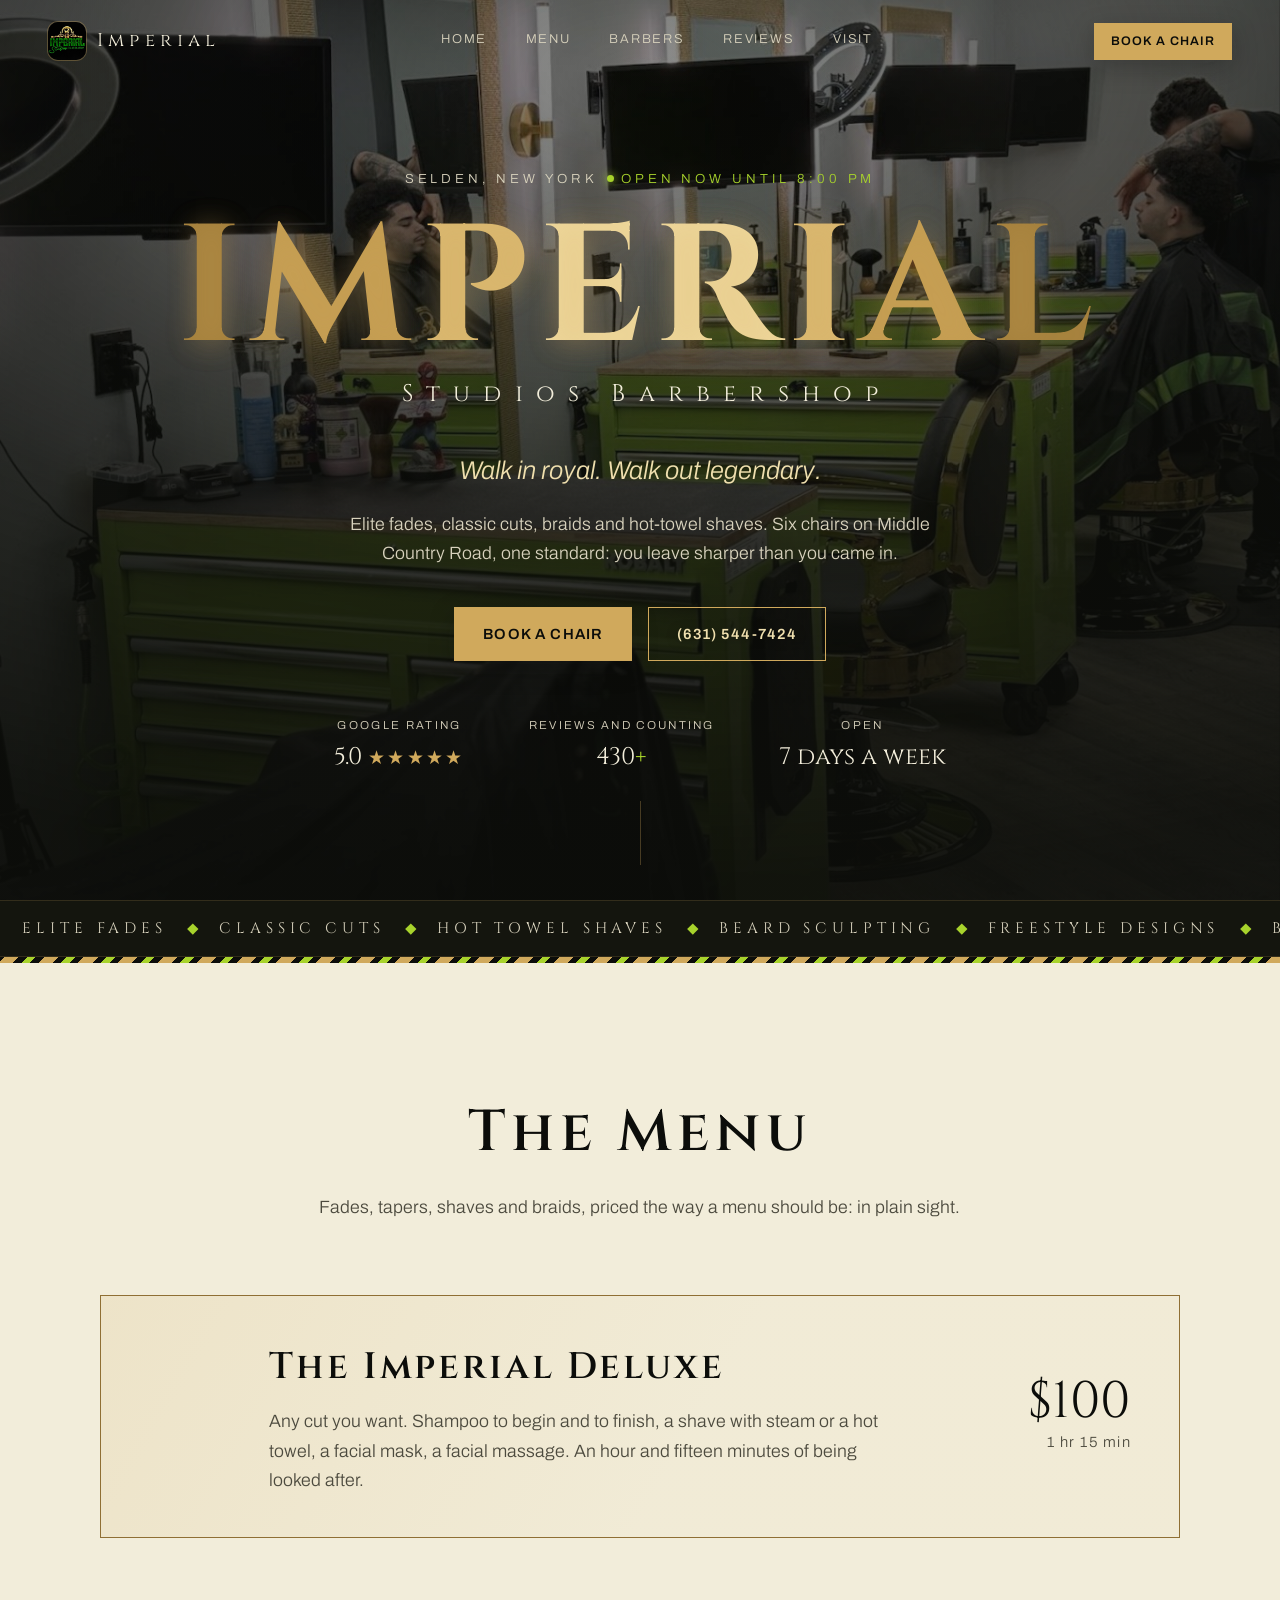
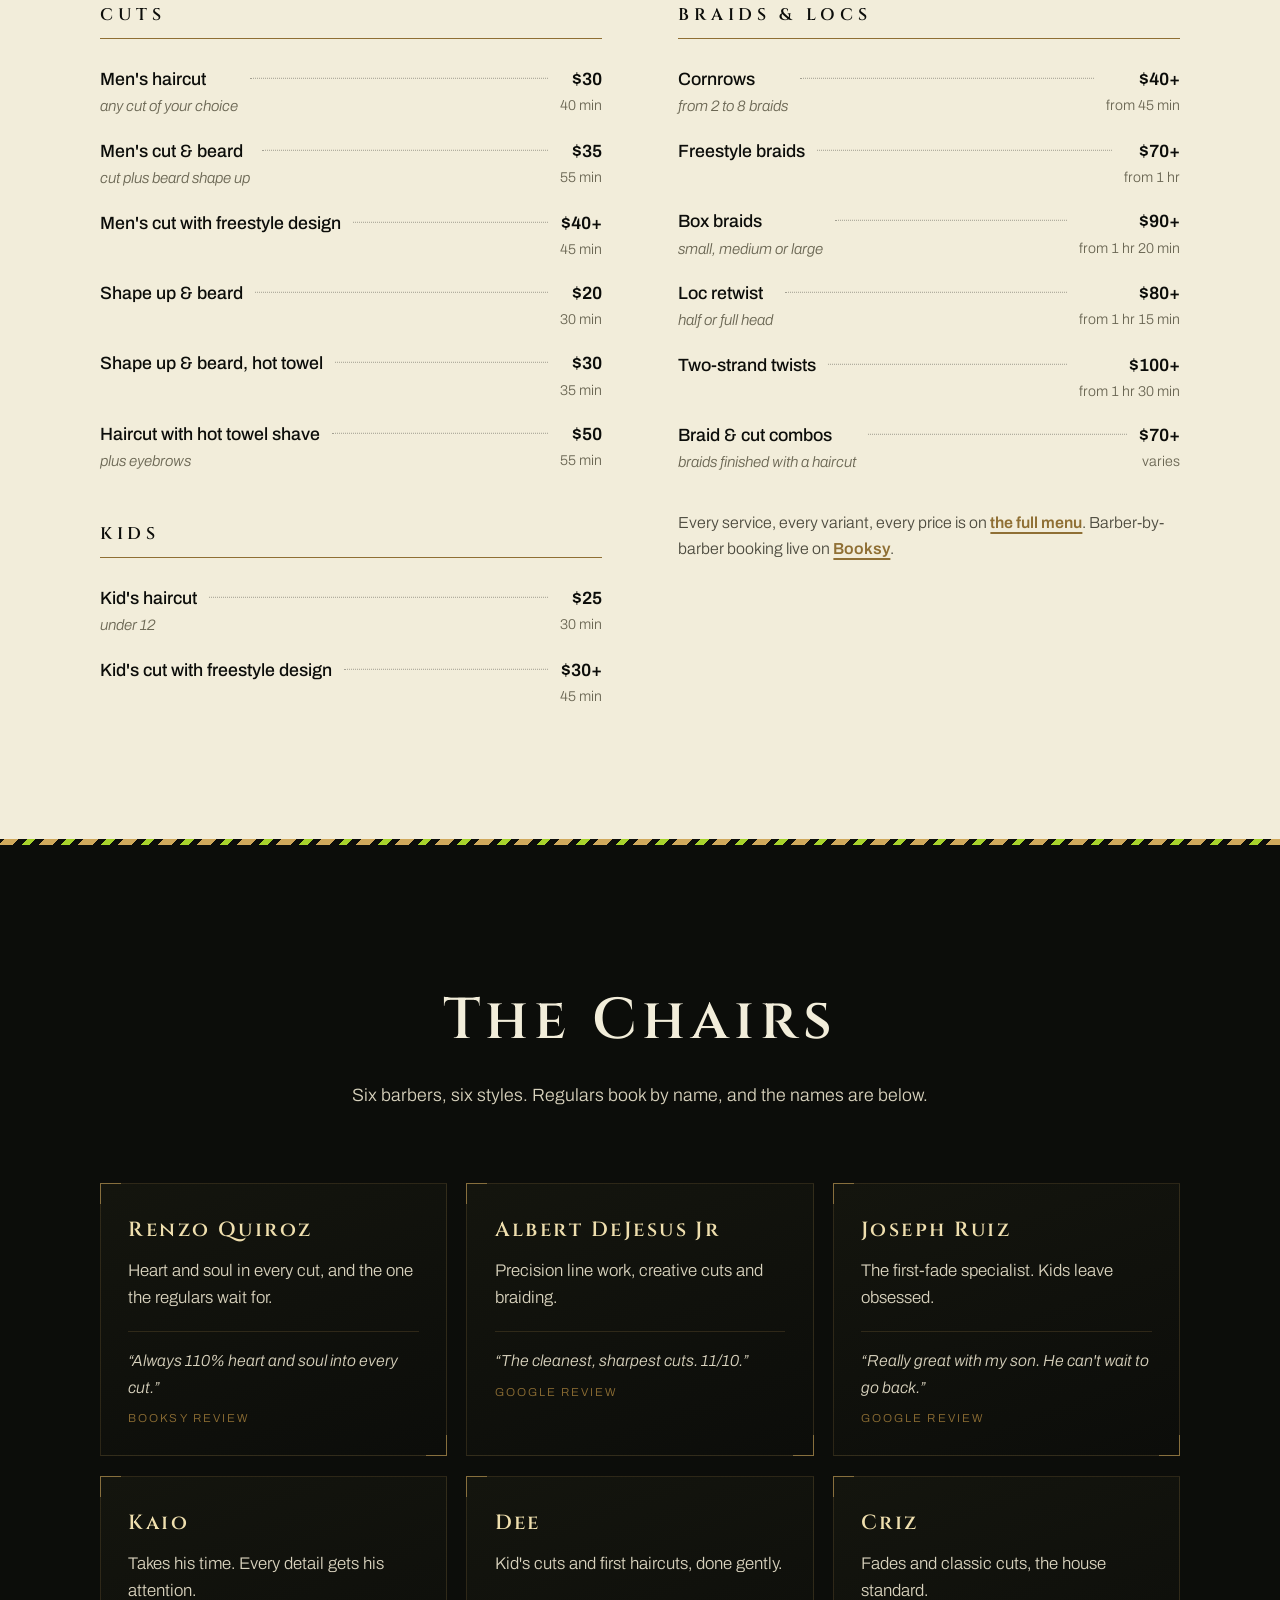
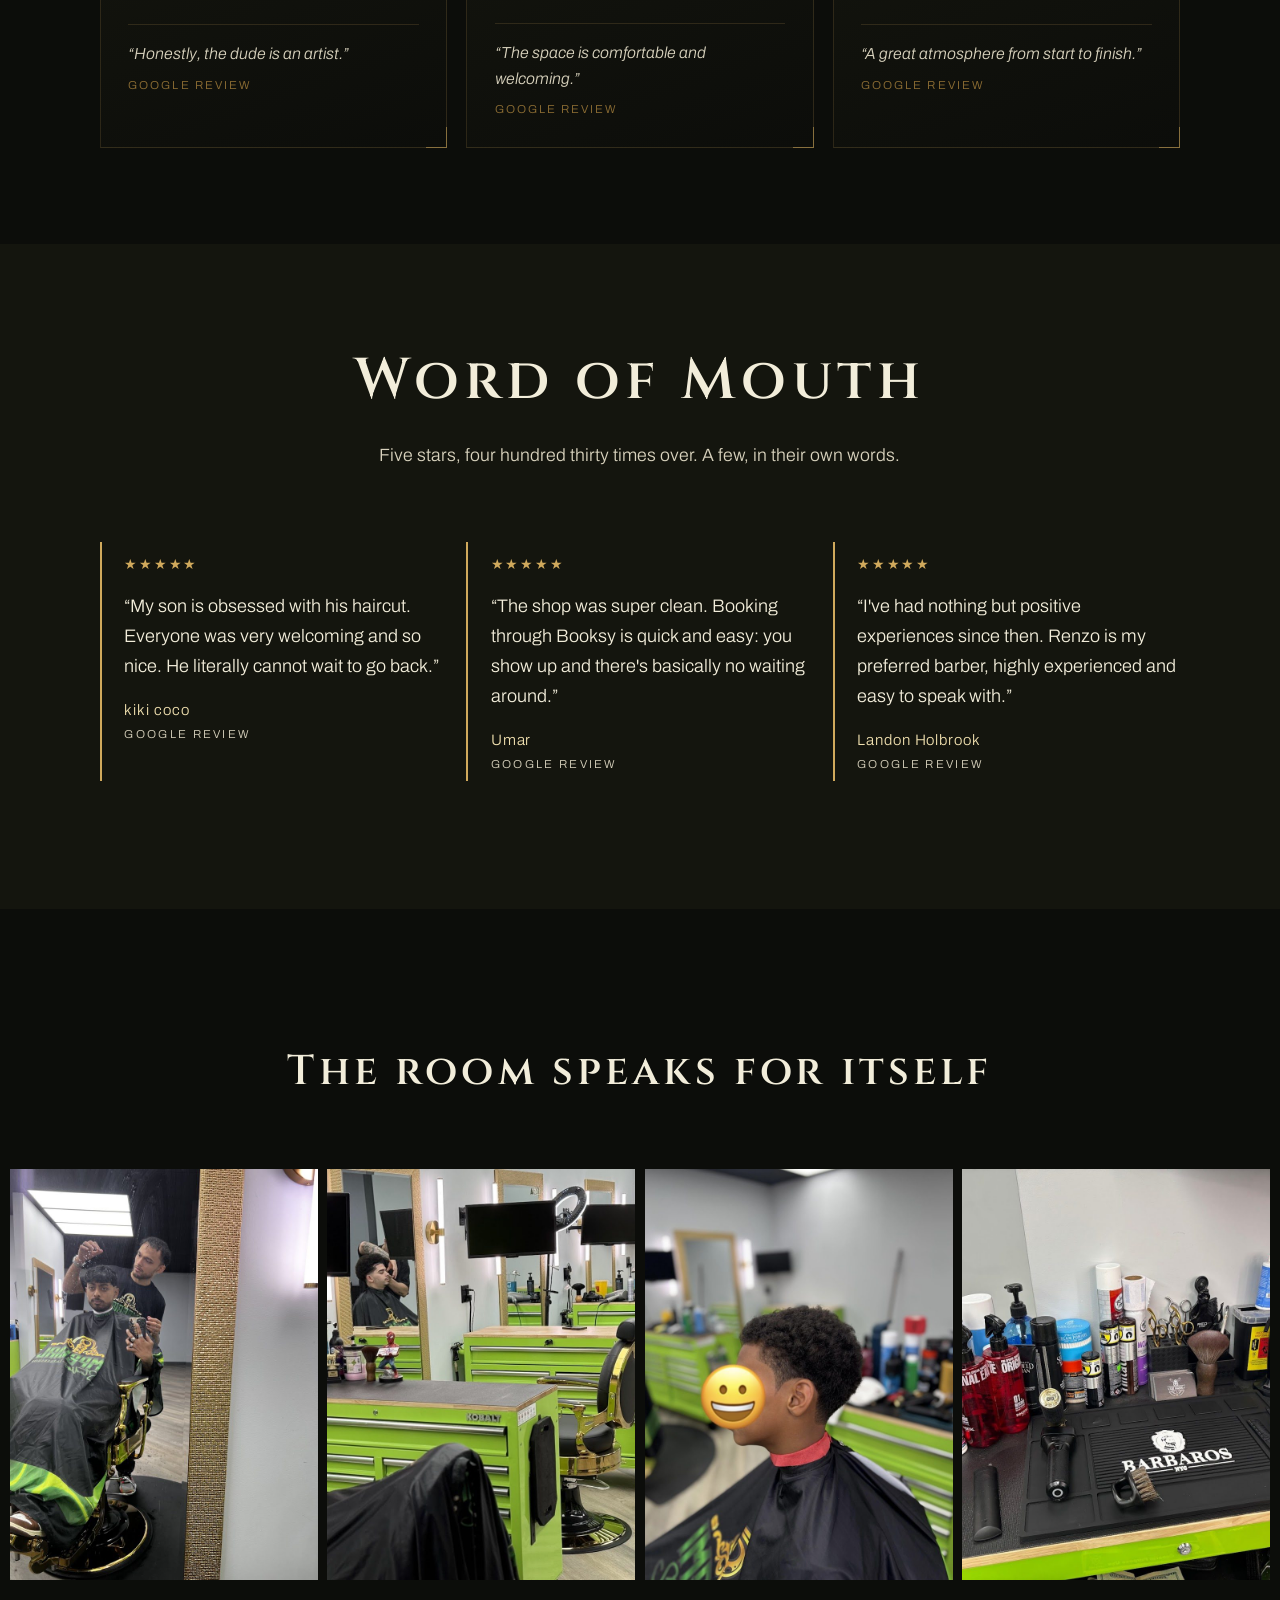
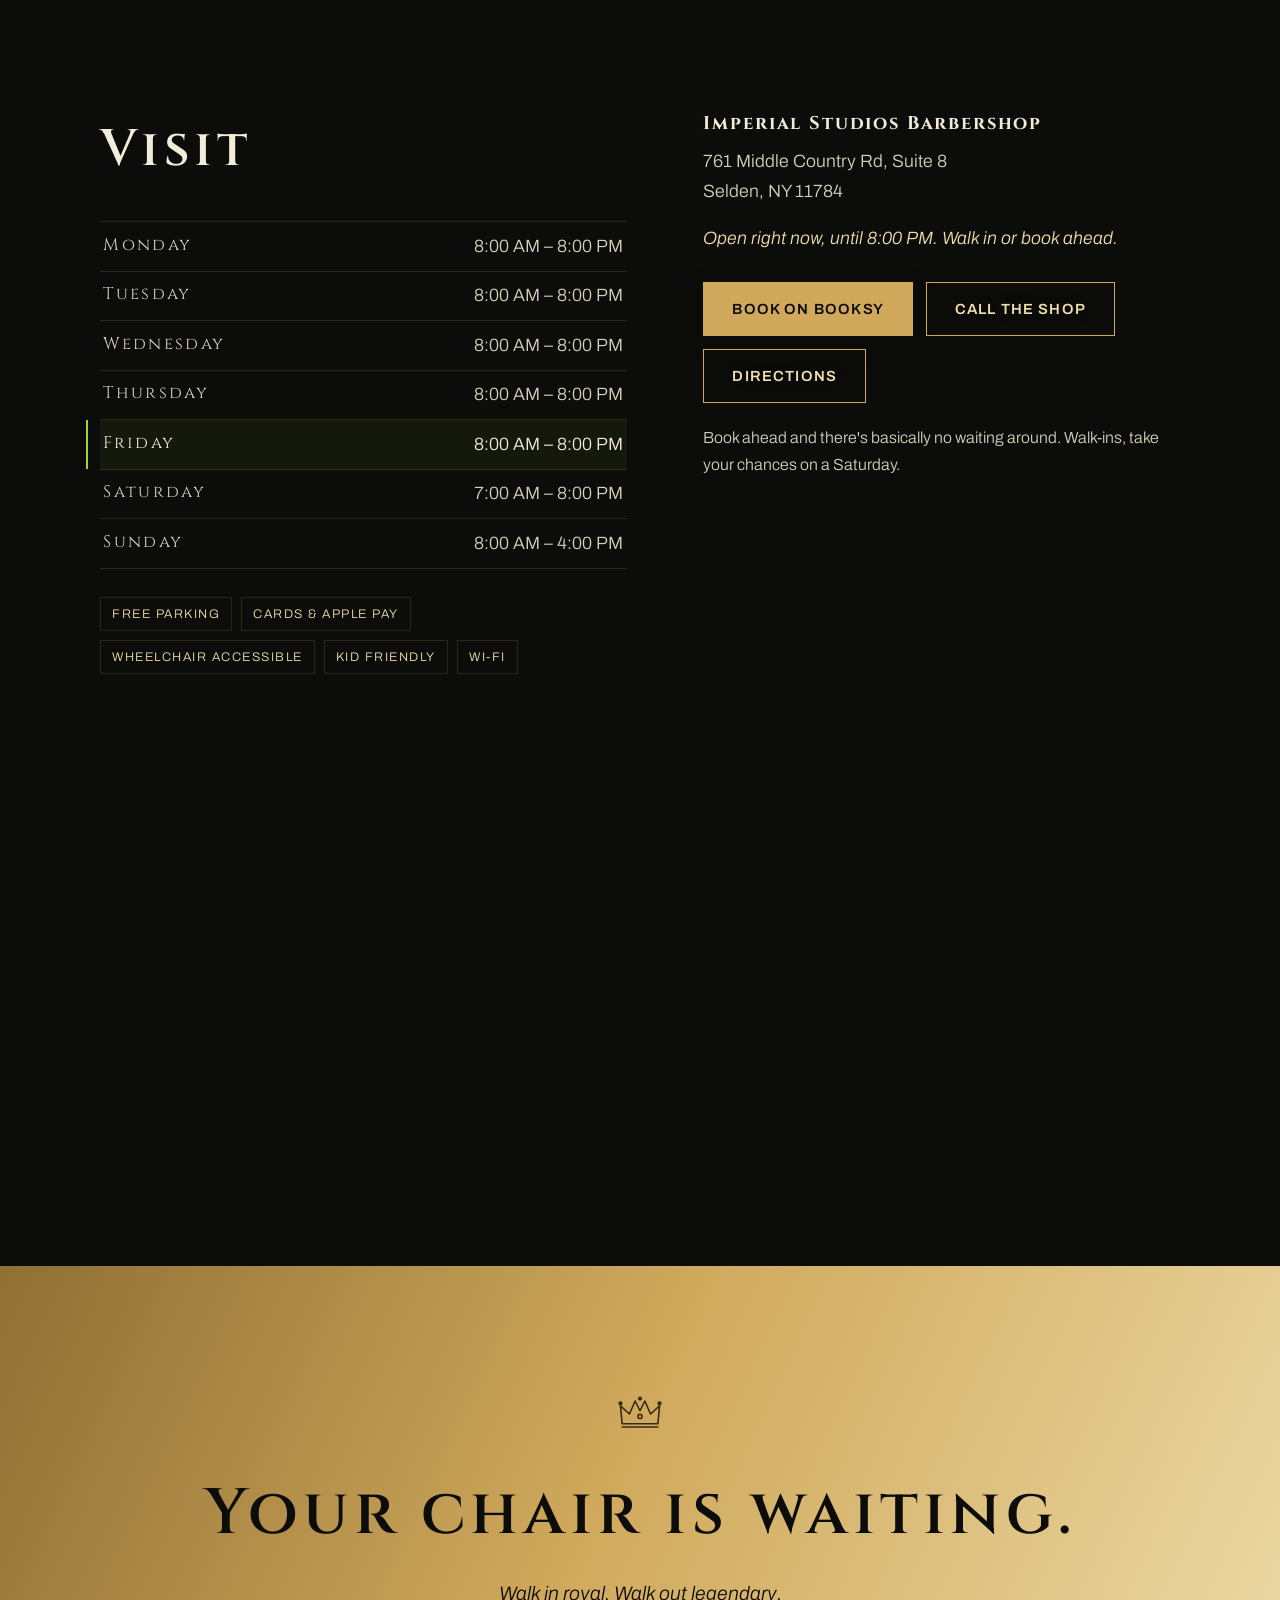
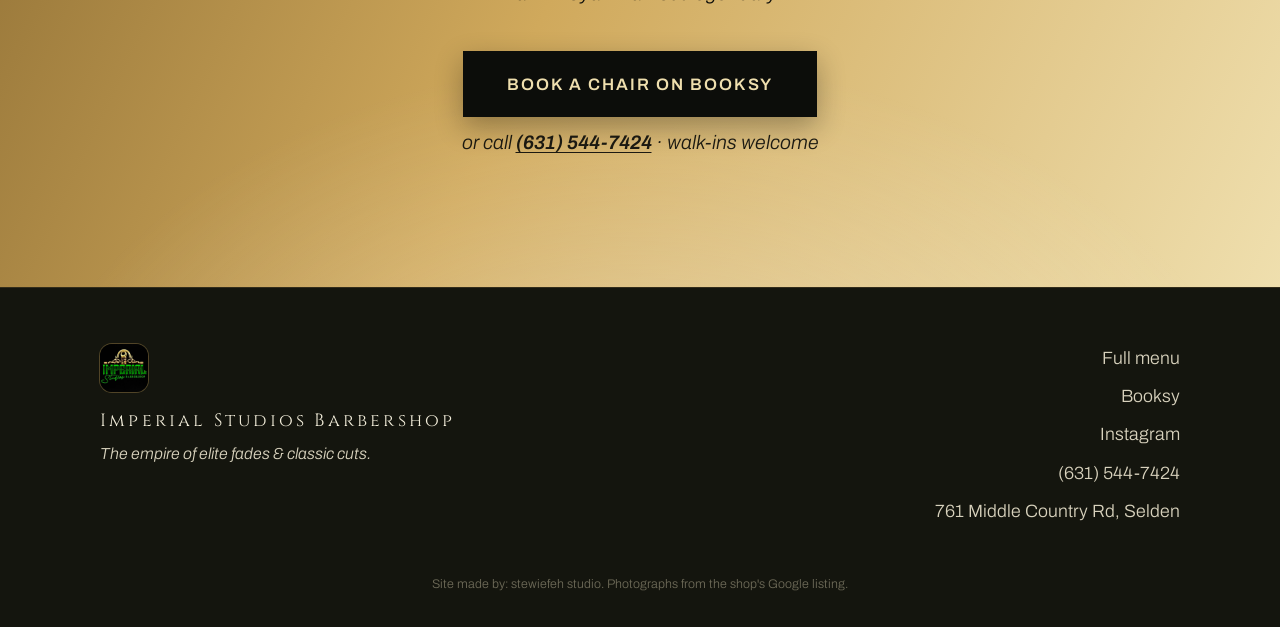
<file: index.html>
<!DOCTYPE html>
<html lang="en">
<head>
<meta charset="UTF-8">
<meta name="viewport" content="width=device-width, initial-scale=1.0">
<title>Imperial Studios Barbershop · Selden, NY</title>
<meta name="description" content="Elite fades, classic cuts, braids and hot-towel shaves in Selden, New York. Walk in royal, walk out legendary. Book your chair on Booksy.">
<link rel="icon" type="image/svg+xml" href="favicon.svg">
<meta property="og:title" content="Imperial Studios Barbershop · Selden, NY">
<meta property="og:description" content="Walk in royal, walk out legendary. 5.0 stars, 430+ Google reviews. Book your chair on Booksy.">
<meta property="og:image" content="assets/p1.jpg">
<link rel="preconnect" href="https://fonts.googleapis.com">
<link rel="preconnect" href="https://fonts.gstatic.com" crossorigin>
<link href="https://fonts.googleapis.com/css2?family=Cinzel:wght@400;600;700;900&family=Archivo:ital,wght@0,300;0,400;0,500;0,600;1,400&display=swap" rel="stylesheet">
<script type="application/ld+json">
{
  "@context": "https://schema.org",
  "@type": "BarberShop",
  "name": "Imperial Studios Barbershop",
  "telephone": "+1-631-544-7424",
  "address": {
    "@type": "PostalAddress",
    "streetAddress": "761 Middle Country Rd, Suite 8",
    "addressLocality": "Selden",
    "addressRegion": "NY",
    "postalCode": "11784",
    "addressCountry": "US"
  },
  "aggregateRating": { "@type": "AggregateRating", "ratingValue": "5.0", "reviewCount": "430" },
  "openingHoursSpecification": [
    { "@type": "OpeningHoursSpecification", "dayOfWeek": ["Monday","Tuesday","Wednesday","Thursday","Friday"], "opens": "08:00", "closes": "20:00" },
    { "@type": "OpeningHoursSpecification", "dayOfWeek": "Saturday", "opens": "07:00", "closes": "20:00" },
    { "@type": "OpeningHoursSpecification", "dayOfWeek": "Sunday", "opens": "08:00", "closes": "16:00" }
  ],
  "sameAs": ["https://www.instagram.com/imperialstudiosbarbershop/", "https://booksy.com/en-us/1409736_imperial-studios-barbershop_barber-shop_30637_selden"]
}
</script>
<style>/* styles inline-fallback none; see styles.css */</style>
<link rel="stylesheet" href="styles.css?v=3">
</head>
<body>

<svg width="0" height="0" style="position:absolute" aria-hidden="true">
  <defs>
    <symbol id="crest" viewBox="0 0 64 48">
      <g fill="none" stroke="currentColor" stroke-width="2" stroke-linejoin="round" stroke-linecap="round">
        <path d="M10 36 L8 14 L19 24 L26 8 L32 20 L38 8 L45 24 L56 14 L54 36 Z"/>
        <path d="M10 40 h44" />
        <circle cx="32" cy="27" r="2.5"/>
        <circle cx="8" cy="11" r="1.6" fill="currentColor"/>
        <circle cx="32" cy="5" r="1.6" fill="currentColor"/>
        <circle cx="56" cy="11" r="1.6" fill="currentColor"/>
      </g>
    </symbol>
    <symbol id="pole" viewBox="0 0 12 48">
      <rect x="0" y="0" width="12" height="48" fill="none"/>
      <path d="M0 48 L12 36 V28 L0 40 Z M0 28 L12 16 V8 L0 20 Z M0 12 L12 0 H4 L0 4 Z" fill="currentColor"/>
    </symbol>
  </defs>
</svg>

<header class="site-head" id="top">
  <a class="brand" href="#top" aria-label="Imperial Studios Barbershop, back to top">
    <img class="brand-logo" src="assets/logo.jpg" alt="" width="512" height="512">
    <span class="brand-word">Imperial</span>
  </a>
  <nav class="site-nav" aria-label="Sections">
      <a href="#top">Home</a>
    <a href="menu.html">Menu</a>
    <a href="#barbers">Barbers</a>
    <a href="#word">Reviews</a>
    <a href="#visit">Visit</a>
  </nav>
  <a class="btn btn-small btn-solid" href="https://booksy.com/en-us/1409736_imperial-studios-barbershop_barber-shop_30637_selden" target="_blank" rel="noopener">Book a chair</a>
</header>

<main>
  <!-- HERO -->
  <section class="hero">
    <div class="hero-media" aria-hidden="true">
      <img src="assets/p1.jpg" alt="" width="1600" height="1024" fetchpriority="high">
      <div class="hero-veil"></div>
    </div>
    <div class="hero-inner">
      <p class="hero-kicker">Selden, New York <span class="open-dot" id="openStatus"></span></p>
      <h1 class="wordmark" aria-label="Imperial">
        <span class="w-letter" style="--i:0">I</span><span class="w-letter" style="--i:1">M</span><span class="w-letter" style="--i:2">P</span><span class="w-letter" style="--i:3">E</span><span class="w-letter" style="--i:4">R</span><span class="w-letter" style="--i:5">I</span><span class="w-letter" style="--i:6">A</span><span class="w-letter" style="--i:7">L</span>
      </h1>
      <p class="hero-sub">Studios Barbershop</p>
      <p class="hero-line">Walk in royal. Walk out legendary.</p>
      <p class="hero-copy">Elite fades, classic cuts, braids and hot-towel shaves. Six chairs on Middle Country Road, one standard: you leave sharper than you came in.</p>
      <div class="hero-actions">
        <a class="btn btn-solid" href="https://booksy.com/en-us/1409736_imperial-studios-barbershop_barber-shop_30637_selden" target="_blank" rel="noopener">Book a chair</a>
        <a class="btn btn-ghost" href="tel:+16315447424">(631) 544-7424</a>
      </div>
      <dl class="hero-stats">
        <div><dt>Google rating</dt><dd>5.0 <span class="stars" aria-hidden="true">★★★★★</span></dd></div>
        <div><dt>Reviews and counting</dt><dd><span class="stat-num">430</span><span class="stat-plus">+</span></dd></div>
        <div><dt>Open</dt><dd>7 days a week</dd></div>
      </dl>
    </div>
    <a class="hero-scroll" href="#menu" aria-label="Scroll to the menu">
      <span class="hero-scroll-track"><span class="hero-scroll-nub"></span></span>
    </a>
  </section>

  <!-- TICKER -->
  <div class="ticker" aria-hidden="true">
    <div class="ticker-row">
      <span>Elite fades</span><i class="tick-sep"></i><span>Classic cuts</span><i class="tick-sep"></i><span>Hot towel shaves</span><i class="tick-sep"></i><span>Beard sculpting</span><i class="tick-sep"></i><span>Freestyle designs</span><i class="tick-sep"></i><span>Braids &amp; locs</span><i class="tick-sep"></i><span>Kids' cuts</span><i class="tick-sep"></i><span>Walk out legendary</span><i class="tick-sep"></i>
      <span>Elite fades</span><i class="tick-sep"></i><span>Classic cuts</span><i class="tick-sep"></i><span>Hot towel shaves</span><i class="tick-sep"></i><span>Beard sculpting</span><i class="tick-sep"></i><span>Freestyle designs</span><i class="tick-sep"></i><span>Braids &amp; locs</span><i class="tick-sep"></i><span>Kids' cuts</span><i class="tick-sep"></i><span>Walk out legendary</span><i class="tick-sep"></i>
    </div>
  </div>

  <!-- MENU -->
  <section class="menu" id="menu">
    <div class="wrap">
      <header class="sec-head rv">
        <h2>The Menu</h2>
        <p class="sec-sub">Fades, tapers, shaves and braids, priced the way a menu should be: in plain sight.</p>
      </header>

      <article class="deluxe rv">
        <div class="deluxe-corners" aria-hidden="true"></div>
        <div class="deluxe-body">
          <h3>The Imperial Deluxe</h3>
          <p>Any cut you want. Shampoo to begin and to finish, a shave with steam or a hot towel, a facial mask, a facial massage. An hour and fifteen minutes of being looked after.</p>
        </div>
        <p class="deluxe-price"><span>$100</span><small>1 hr 15 min</small></p>
      </article>

      <div class="menu-cols">
        <div class="menu-col rv">
          <h3 class="menu-cat">Cuts</h3>
          <ul class="ledger">
            <li><span class="li-name">Men's haircut <em>any cut of your choice</em></span><span class="li-price">$30<i>40 min</i></span></li>
            <li><span class="li-name">Men's cut &amp; beard <em>cut plus beard shape up</em></span><span class="li-price">$35<i>55 min</i></span></li>
            <li><span class="li-name">Men's cut with freestyle design</span><span class="li-price">$40+<i>45 min</i></span></li>
            <li><span class="li-name">Shape up &amp; beard</span><span class="li-price">$20<i>30 min</i></span></li>
            <li><span class="li-name">Shape up &amp; beard, hot towel</span><span class="li-price">$30<i>35 min</i></span></li>
            <li><span class="li-name">Haircut with hot towel shave <em>plus eyebrows</em></span><span class="li-price">$50<i>55 min</i></span></li>
          </ul>
          <h3 class="menu-cat">Kids</h3>
          <ul class="ledger">
            <li><span class="li-name">Kid's haircut <em>under 12</em></span><span class="li-price">$25<i>30 min</i></span></li>
            <li><span class="li-name">Kid's cut with freestyle design</span><span class="li-price">$30+<i>45 min</i></span></li>
          </ul>
        </div>
        <div class="menu-col rv">
          <h3 class="menu-cat">Braids &amp; locs</h3>
          <ul class="ledger">
            <li><span class="li-name">Cornrows <em>from 2 to 8 braids</em></span><span class="li-price">$40+<i>from 45 min</i></span></li>
            <li><span class="li-name">Freestyle braids</span><span class="li-price">$70+<i>from 1 hr</i></span></li>
            <li><span class="li-name">Box braids <em>small, medium or large</em></span><span class="li-price">$90+<i>from 1 hr 20 min</i></span></li>
            <li><span class="li-name">Loc retwist <em>half or full head</em></span><span class="li-price">$80+<i>from 1 hr 15 min</i></span></li>
            <li><span class="li-name">Two-strand twists</span><span class="li-price">$100+<i>from 1 hr 30 min</i></span></li>
            <li><span class="li-name">Braid &amp; cut combos <em>braids finished with a haircut</em></span><span class="li-price">$70+<i>varies</i></span></li>
          </ul>
          <p class="menu-note">Every service, every variant, every price is on <a href="menu.html">the full menu</a>. Barber-by-barber booking live on <a href="https://booksy.com/en-us/1409736_imperial-studios-barbershop_barber-shop_30637_selden" target="_blank" rel="noopener">Booksy</a>.</p>
        </div>
      </div>
    </div>
  </section>

  <!-- BARBERS -->
  <section class="barbers" id="barbers">
    <div class="wrap">
      <header class="sec-head rv">
        <h2>The Chairs</h2>
        <p class="sec-sub">Six barbers, six styles. Regulars book by name, and the names are below.</p>
      </header>
      <ul class="court">
        <li class="plate rv"><h3>Renzo Quiroz</h3><p>Heart and soul in every cut, and the one the regulars wait for.</p><blockquote>&ldquo;Always 110% heart and soul into every cut.&rdquo;<cite>Booksy review</cite></blockquote></li>
        <li class="plate rv"><h3>Albert DeJesus Jr</h3><p>Precision line work, creative cuts and braiding.</p><blockquote>&ldquo;The cleanest, sharpest cuts. 11/10.&rdquo;<cite>Google review</cite></blockquote></li>
        <li class="plate rv"><h3>Joseph Ruiz</h3><p>The first-fade specialist. Kids leave obsessed.</p><blockquote>&ldquo;Really great with my son. He can't wait to go back.&rdquo;<cite>Google review</cite></blockquote></li>
        <li class="plate rv"><h3>Kaio</h3><p>Takes his time. Every detail gets his attention.</p><blockquote>&ldquo;Honestly, the dude is an artist.&rdquo;<cite>Google review</cite></blockquote></li>
        <li class="plate rv"><h3>Dee</h3><p>Kid's cuts and first haircuts, done gently.</p><blockquote>&ldquo;The space is comfortable and welcoming.&rdquo;<cite>Google review</cite></blockquote></li>
        <li class="plate rv"><h3>Criz</h3><p>Fades and classic cuts, the house standard.</p><blockquote>&ldquo;A great atmosphere from start to finish.&rdquo;<cite>Google review</cite></blockquote></li>
      </ul>
    </div>
  </section>

  <!-- REVIEWS -->
  <section class="word" id="word">
    <div class="wrap">
      <header class="sec-head rv">
        <h2>Word of Mouth</h2>
        <p class="sec-sub">Five stars, four hundred thirty times over. A few, in their own words.</p>
      </header>
      <div class="quote-row">
        <figure class="quote rv">
          <span class="stars" aria-label="5 out of 5 stars">★★★★★</span>
          <blockquote>&ldquo;My son is obsessed with his haircut. Everyone was very welcoming and so nice. He literally cannot wait to go back.&rdquo;</blockquote>
          <figcaption>kiki coco <span>Google review</span></figcaption>
        </figure>
        <figure class="quote rv">
          <span class="stars" aria-label="5 out of 5 stars">★★★★★</span>
          <blockquote>&ldquo;The shop was super clean. Booking through Booksy is quick and easy: you show up and there's basically no waiting around.&rdquo;</blockquote>
          <figcaption>Umar <span>Google review</span></figcaption>
        </figure>
        <figure class="quote rv">
          <span class="stars" aria-label="5 out of 5 stars">★★★★★</span>
          <blockquote>&ldquo;I've had nothing but positive experiences since then. Renzo is my preferred barber, highly experienced and easy to speak with.&rdquo;</blockquote>
          <figcaption>Landon Holbrook <span>Google review</span></figcaption>
        </figure>
      </div>
    </div>
  </section>

  <!-- GALLERY -->
  <section class="gallery" id="gallery" aria-label="Inside the shop">
    <h2 class="gallery-title rv">The room speaks for itself</h2>
    <div class="gallery-strip">
      <figure class="g-item rv"><img src="assets/p3.jpg" alt="A fresh cut in the chair, framed by the shop's gold mirror" loading="lazy" width="768" height="1024"></figure>
      <figure class="g-item rv"><img src="assets/p1.jpg" alt="The shop floor: gold chairs, lime workstations, every station lit" loading="lazy" width="1600" height="1024"></figure>
      <figure class="g-item rv"><img src="assets/p2.jpg" alt="A crisp taper, freshly finished" loading="lazy" width="798" height="1024"></figure>
      <figure class="g-item rv"><img src="assets/p4.jpg" alt="A barber's station, tools laid out for the next chair" loading="lazy" width="1600" height="1024"></figure>
    </div>
  </section>

  <!-- VISIT -->
  <section class="visit" id="visit">
    <div class="wrap visit-grid">
      <div class="visit-hours rv">
        <h2>Visit</h2>
        <dl class="hours" id="hoursList">
          <div data-day="1"><dt>Monday</dt><dd>8:00 AM – 8:00 PM</dd></div>
          <div data-day="2"><dt>Tuesday</dt><dd>8:00 AM – 8:00 PM</dd></div>
          <div data-day="3"><dt>Wednesday</dt><dd>8:00 AM – 8:00 PM</dd></div>
          <div data-day="4"><dt>Thursday</dt><dd>8:00 AM – 8:00 PM</dd></div>
          <div data-day="5"><dt>Friday</dt><dd>8:00 AM – 8:00 PM</dd></div>
          <div data-day="6"><dt>Saturday</dt><dd>7:00 AM – 8:00 PM</dd></div>
          <div data-day="0"><dt>Sunday</dt><dd>8:00 AM – 4:00 PM</dd></div>
        </dl>
        <ul class="perks" aria-label="Amenities">
          <li>Free parking</li>
          <li>Cards &amp; Apple Pay</li>
          <li>Wheelchair accessible</li>
          <li>Kid friendly</li>
          <li>Wi-Fi</li>
        </ul>
      </div>
      <div class="visit-info rv">
        <address class="addr">
          <strong>Imperial Studios Barbershop</strong>
          761 Middle Country Rd, Suite 8<br>
          Selden, NY 11784
        </address>
        <p class="open-line" id="openLine">Seven days a week.</p>
        <div class="visit-actions">
          <a class="btn btn-solid" href="https://booksy.com/en-us/1409736_imperial-studios-barbershop_barber-shop_30637_selden" target="_blank" rel="noopener">Book on Booksy</a>
          <a class="btn btn-ghost" href="tel:+16315447424">Call the shop</a>
          <a class="btn btn-ghost" href="https://maps.google.com/?cid=996192709148939534" target="_blank" rel="noopener">Directions</a>
        </div>
        <p class="book-note">Book ahead and there's basically no waiting around. Walk-ins, take your chances on a Saturday.</p>
      </div>
    </div>
    <div class="map rv">
      <iframe title="Map to Imperial Studios Barbershop, 761 Middle Country Rd, Selden, NY" src="https://www.google.com/maps?q=Imperial+Studios+Barbershop,+761+Middle+Country+Rd,+Selden,+NY+11784&amp;output=embed" loading="lazy" referrerpolicy="no-referrer-when-downgrade" allowfullscreen></iframe>
    </div>
  </section>

  <!-- CTA -->
  <section class="cta-band">
    <div class="wrap">
      <svg class="band-crest" width="52" height="40" aria-hidden="true"><use href="#crest"/></svg>
      <h2>Your chair is waiting.</h2>
      <p>Walk in royal. Walk out legendary.</p>
      <div class="hero-actions center">
        <a class="btn btn-ink btn-lg" href="https://booksy.com/en-us/1409736_imperial-studios-barbershop_barber-shop_30637_selden" target="_blank" rel="noopener">Book a chair on Booksy</a>
      </div>
      <p class="band-alt">or call <a href="tel:+16315447424">(631) 544-7424</a> · walk-ins welcome</p>
    </div>
  </section>
</main>

<footer class="site-foot">
  <div class="wrap foot-grid">
    <div class="foot-brand">
      <img class="brand-logo foot-logo" src="assets/logo.jpg" alt="" width="512" height="512">
      <p class="foot-name">Imperial Studios Barbershop</p>
      <p class="foot-tag">The empire of elite fades &amp; classic cuts.</p>
    </div>
    <nav class="foot-links" aria-label="Contact and social">
      <a href="menu.html">Full menu</a>
      <a href="https://booksy.com/en-us/1409736_imperial-studios-barbershop_barber-shop_30637_selden" target="_blank" rel="noopener">Booksy</a>
      <a href="https://www.instagram.com/imperialstudiosbarbershop/" target="_blank" rel="noopener">Instagram</a>
      <a href="tel:+16315447424">(631) 544-7424</a>
      <a href="https://maps.google.com/?cid=996192709148939534" target="_blank" rel="noopener">761 Middle Country Rd, Selden</a>
    </nav>
  </div>
  <p class="foot-note">Site made by: stewiefeh studio. Photographs from the shop's Google listing.</p>
</footer>

<script src="script.js"></script>
</body>
</html>
</file>
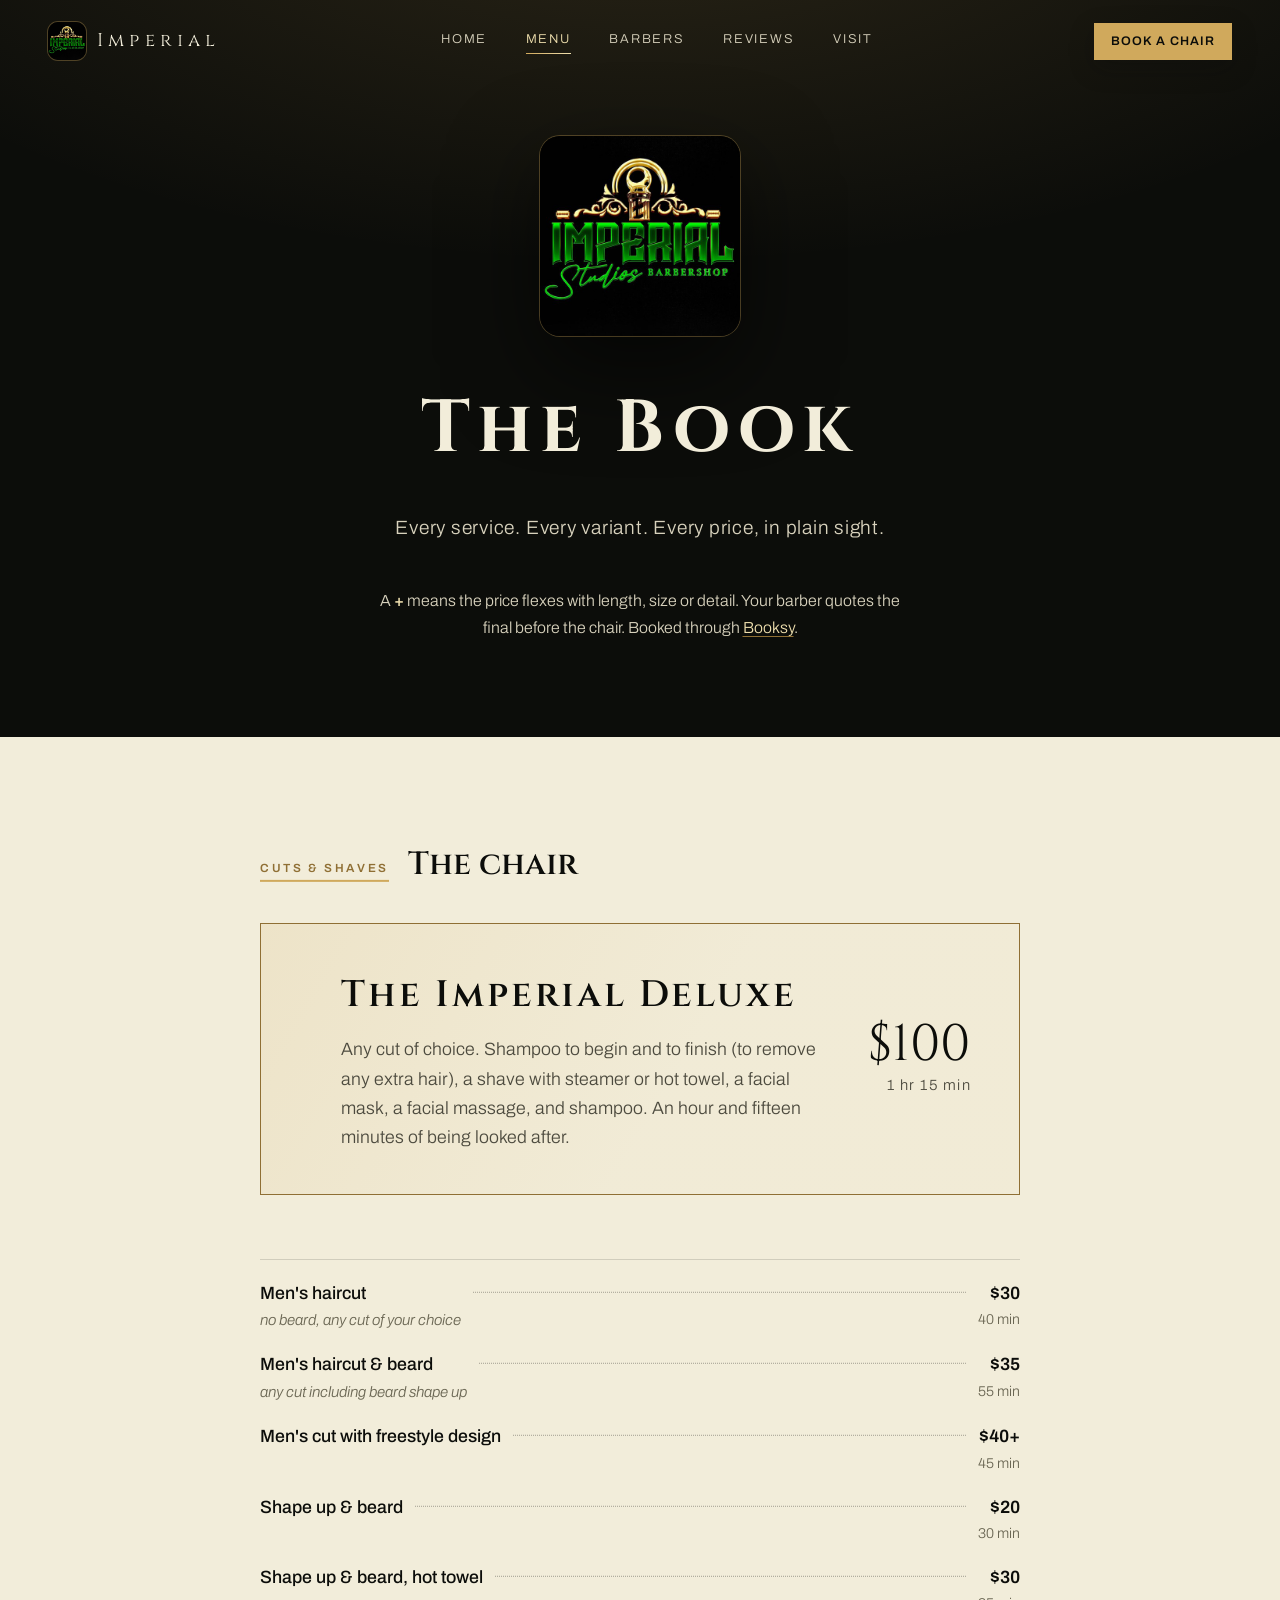
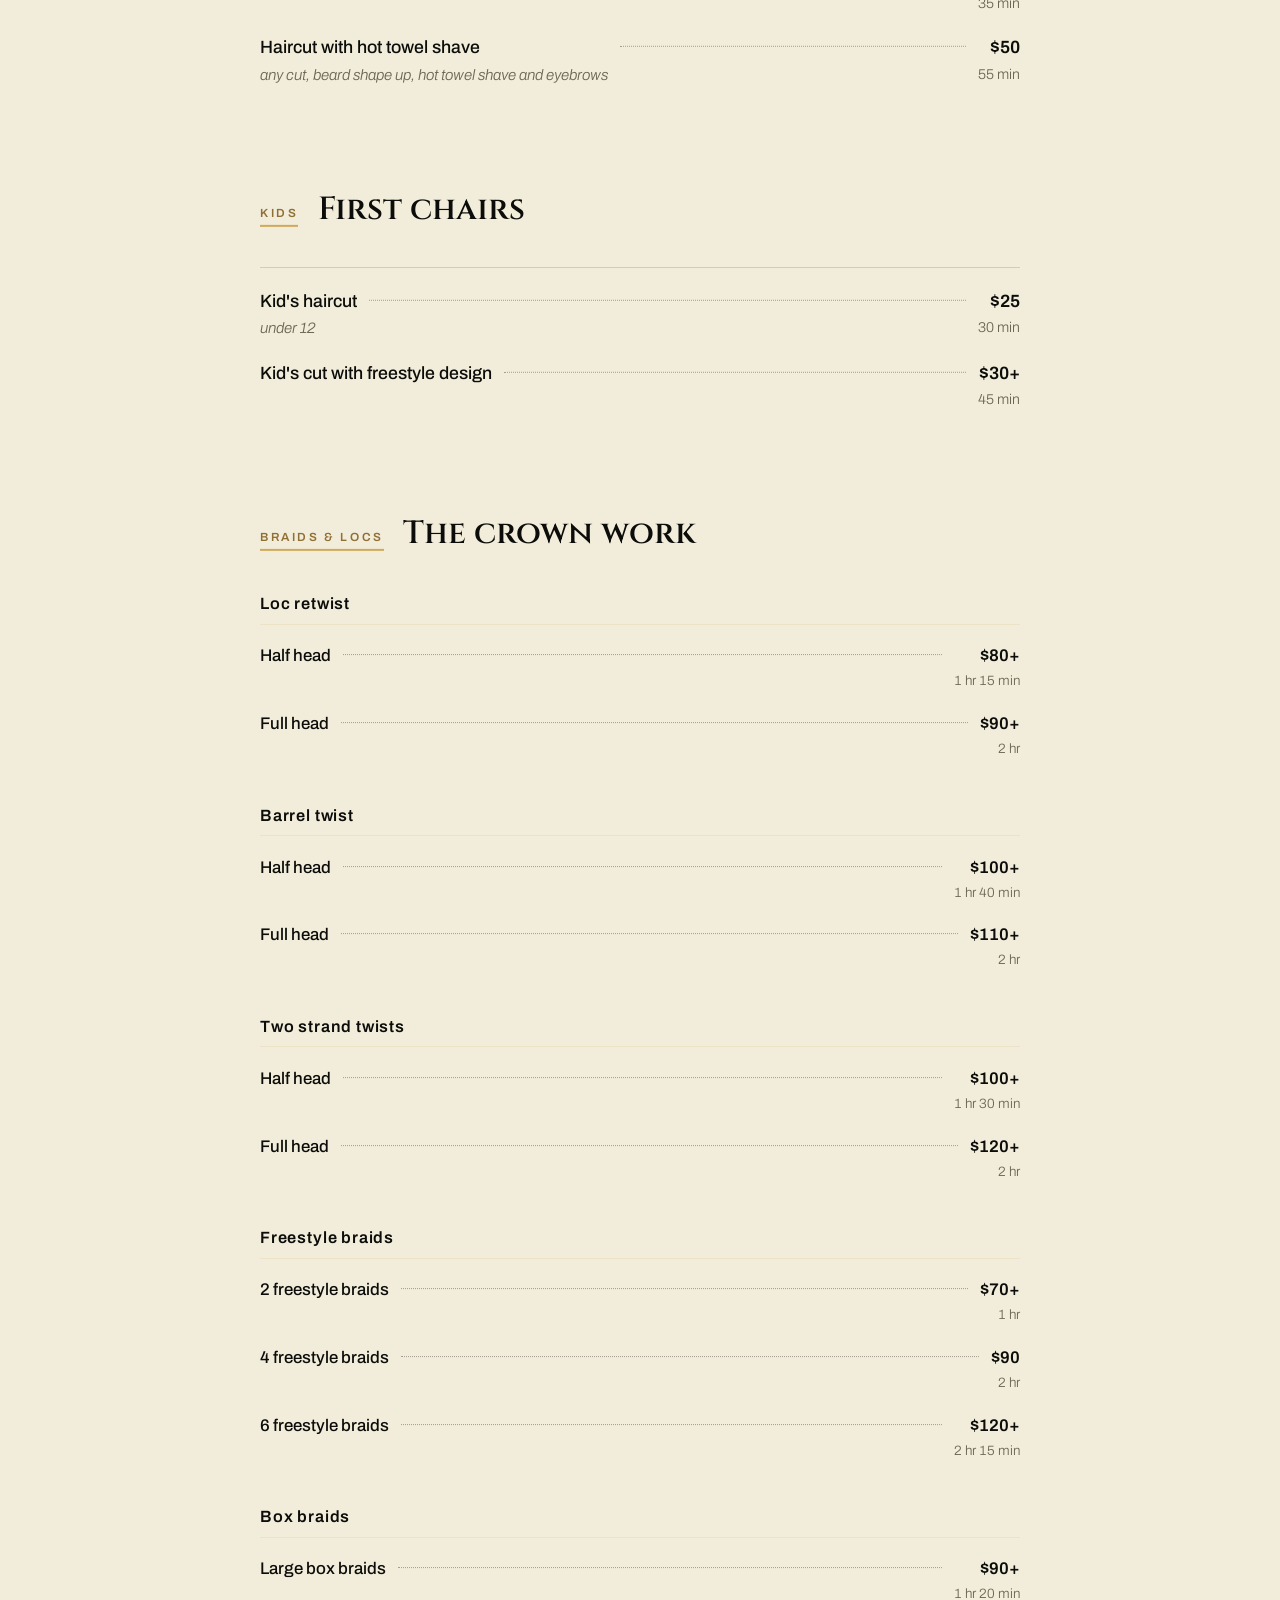
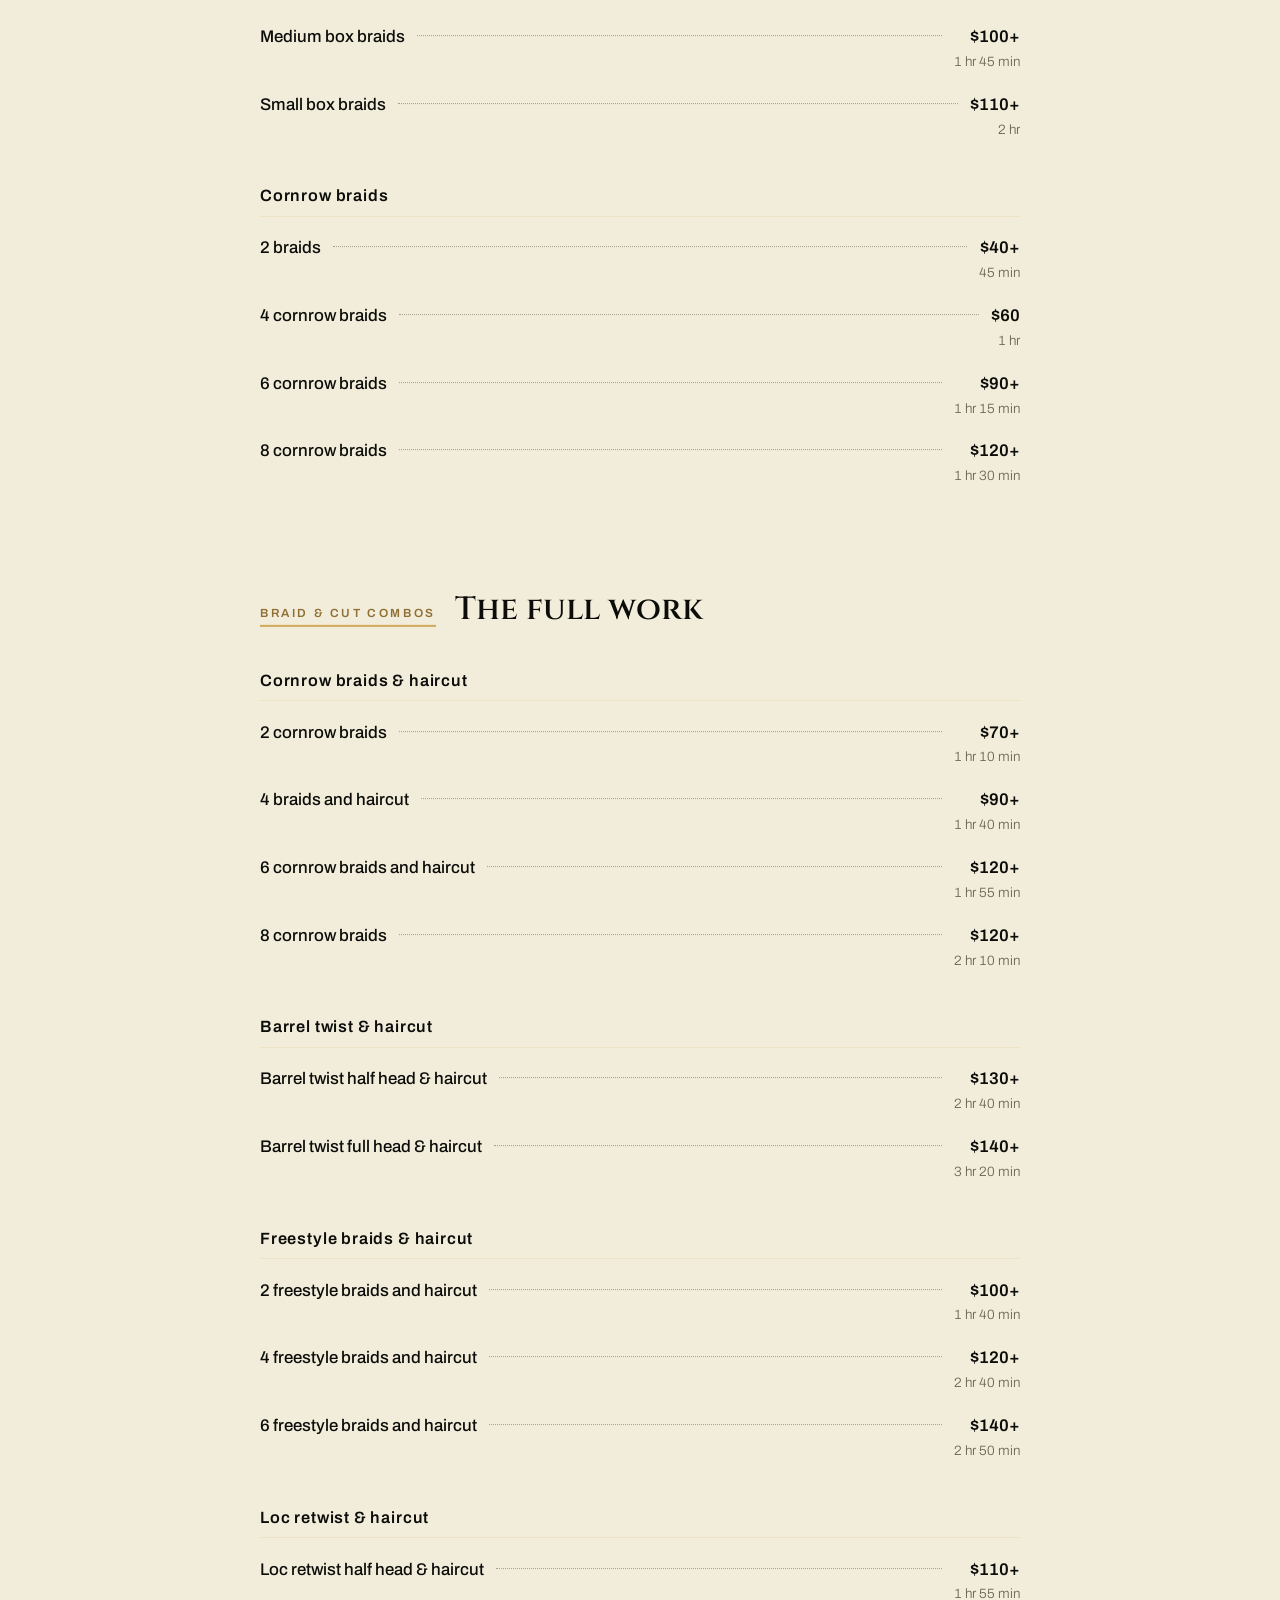
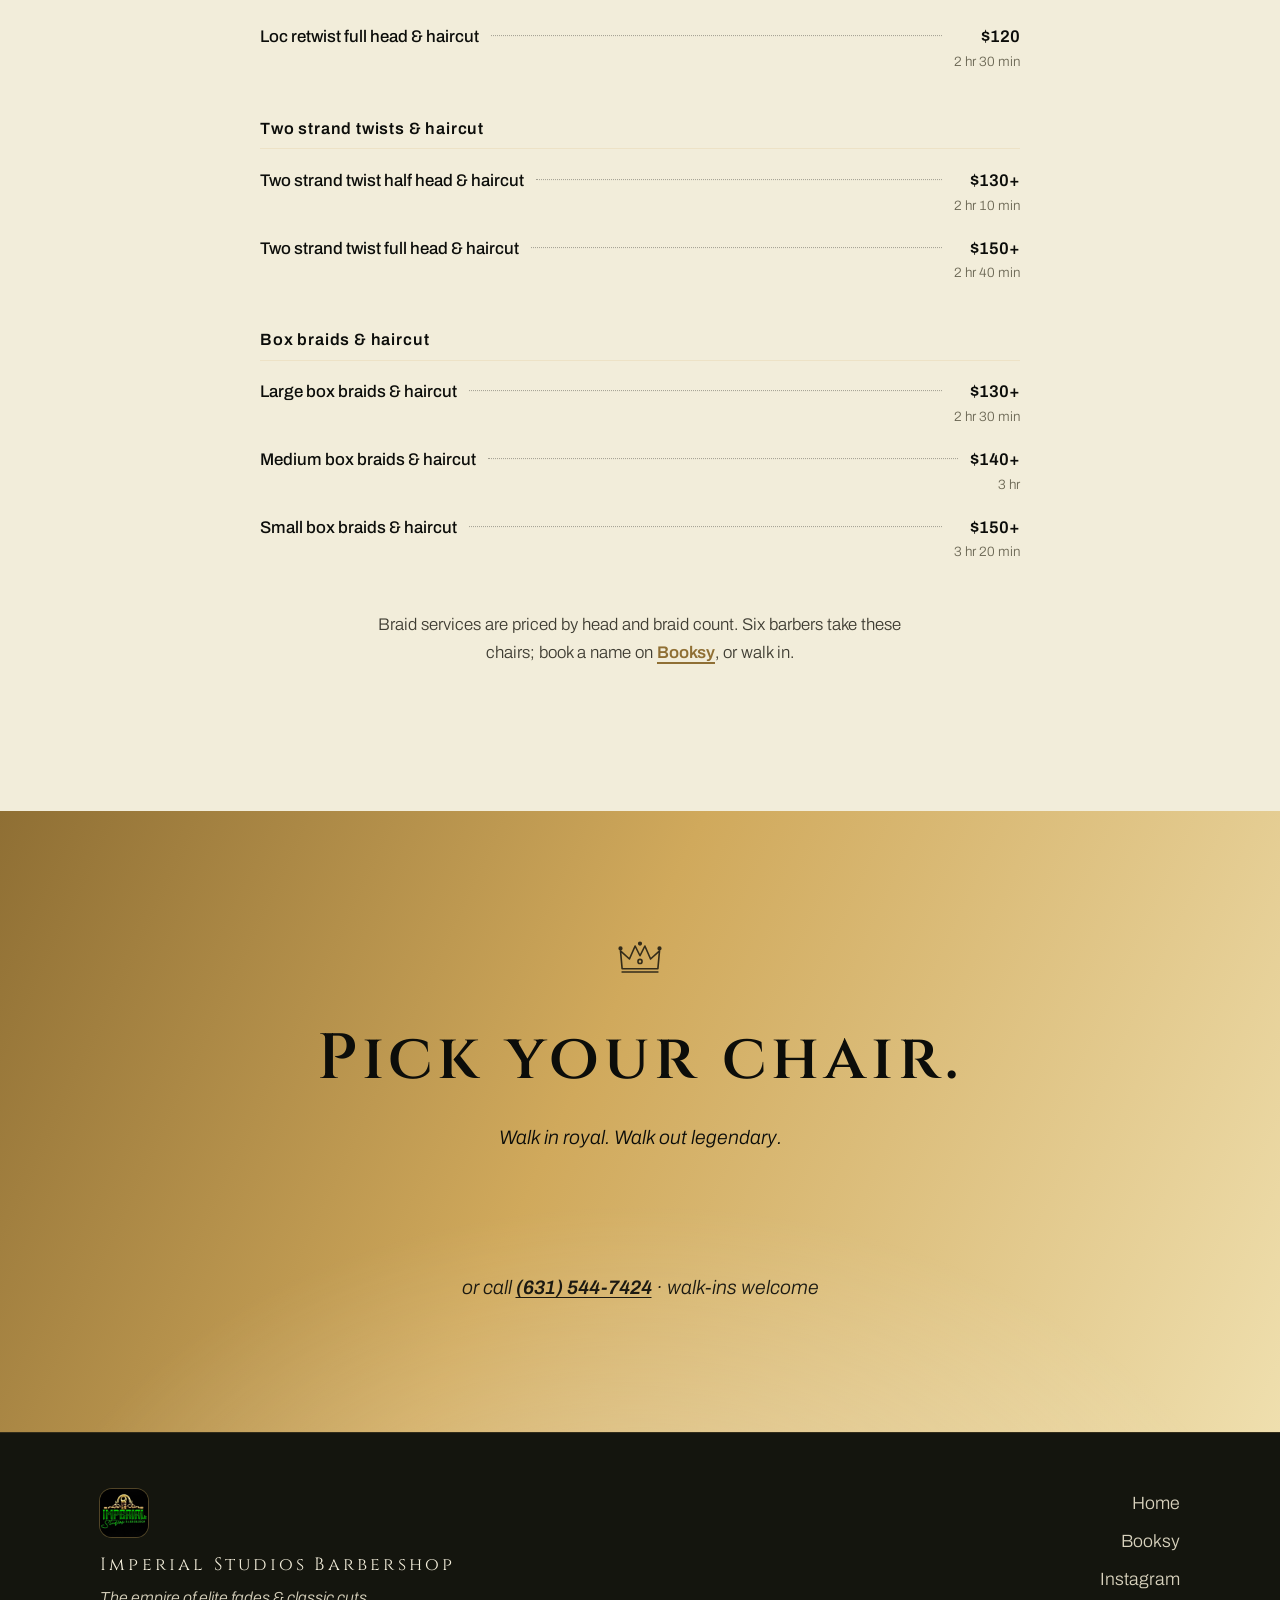
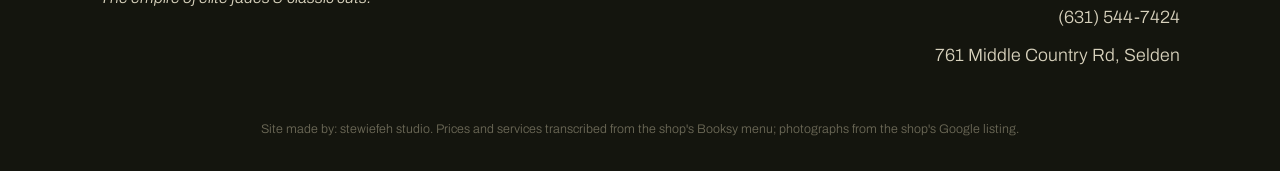
<file: menu.html>
<!DOCTYPE html>
<html lang="en">
<head>
<meta charset="UTF-8">
<meta name="viewport" content="width=device-width, initial-scale=1.0">
<title>The Book · Every Service &amp; Price · Imperial Studios Barbershop</title>
<meta name="description" content="Every service at Imperial Studios Barbershop: cuts, kids' cuts, braids, locs and braid-and-cut combos, every variant priced. Selden, New York. Book your chair on Booksy.">
<link rel="icon" type="image/svg+xml" href="favicon.svg">
<meta property="og:title" content="The Book · Imperial Studios Barbershop">
<meta property="og:description" content="Every service, every variant, every price. Walk in royal, walk out legendary.">
<meta property="og:image" content="assets/logo.jpg">
<link rel="preconnect" href="https://fonts.googleapis.com">
<link rel="preconnect" href="https://fonts.gstatic.com" crossorigin>
<link href="https://fonts.googleapis.com/css2?family=Cinzel:wght@400;600;700;900&family=Archivo:ital,wght@0,300;0,400;0,500;0,600;1,400&display=swap" rel="stylesheet">
<link rel="stylesheet" href="styles.css?v=3">
</head>
<body id="top">

<svg width="0" height="0" style="position:absolute" aria-hidden="true">
  <defs>
    <symbol id="crest" viewBox="0 0 64 48">
      <g fill="none" stroke="currentColor" stroke-width="2" stroke-linejoin="round" stroke-linecap="round">
        <path d="M10 36 L8 14 L19 24 L26 8 L32 20 L38 8 L45 24 L56 14 L54 36 Z"/>
        <path d="M10 40 h44" />
        <circle cx="32" cy="27" r="2.5"/>
        <circle cx="8" cy="11" r="1.6" fill="currentColor"/>
        <circle cx="32" cy="5" r="1.6" fill="currentColor"/>
        <circle cx="56" cy="11" r="1.6" fill="currentColor"/>
      </g>
    </symbol>
  </defs>
</svg>

<header class="site-head">
  <a class="brand" href="index.html" aria-label="Imperial Studios Barbershop, back to the home page">
    <img class="brand-logo" src="assets/logo.jpg" alt="" width="512" height="512">
    <span class="brand-word">Imperial</span>
  </a>
  <nav class="site-nav" aria-label="Pages and sections">
      <a href="index.html">Home</a>
    <a href="menu.html" aria-current="page">Menu</a>
    <a href="index.html#barbers">Barbers</a>
    <a href="index.html#word">Reviews</a>
    <a href="index.html#visit">Visit</a>
  </nav>
  <a class="btn btn-small btn-solid" href="https://booksy.com/en-us/1409736_imperial-studios-barbershop_barber-shop_30637_selden" target="_blank" rel="noopener">Book a chair</a>
</header>

<main>

  <!-- BOOK HERO -->
  <section class="book-hero">
    <div class="wrap book-hero-inner">
      <img class="book-crest rv" src="assets/logo.jpg" alt="The Imperial Studios Barbershop logo: a gold barber pole crest over the word Imperial" width="512" height="512">
      <h1 class="rv">The Book</h1>
      <p class="book-sub rv">Every service. Every variant. Every price, in plain sight.</p>
      <p class="book-note rv">A <span class="plus">+</span> means the price flexes with length, size or detail. Your barber quotes the final before the chair. Booked through <a href="https://booksy.com/en-us/1409736_imperial-studios-barbershop_barber-shop_30637_selden" target="_blank" rel="noopener">Booksy</a>.</p>
    </div>
  </section>

  <section class="book-main">
    <div class="wrap">

      <!-- CUTS -->
      <div class="book-cat">
        <header class="cat-head rv">
          <p class="cat-kicker">Cuts &amp; shaves</p>
          <h2>The chair</h2>
        </header>

        <article class="deluxe rv">
          <div class="deluxe-corners" aria-hidden="true"></div>
          <div class="deluxe-body">
            <h3>The Imperial Deluxe</h3>
            <p>Any cut of choice. Shampoo to begin and to finish (to remove any extra hair), a shave with steamer or hot towel, a facial mask, a facial massage, and shampoo. An hour and fifteen minutes of being looked after.</p>
          </div>
          <p class="deluxe-price"><span>$100</span><small>1 hr 15 min</small></p>
        </article>

        <ul class="ledger book-ledger rv">
          <li><span class="li-name">Men's haircut <em>no beard, any cut of your choice</em></span><span class="li-price">$30<i>40 min</i></span></li>
          <li><span class="li-name">Men's haircut &amp; beard <em>any cut including beard shape up</em></span><span class="li-price">$35<i>55 min</i></span></li>
          <li><span class="li-name">Men's cut with freestyle design</span><span class="li-price">$40+<i>45 min</i></span></li>
          <li><span class="li-name">Shape up &amp; beard</span><span class="li-price">$20<i>30 min</i></span></li>
          <li><span class="li-name">Shape up &amp; beard, hot towel</span><span class="li-price">$30<i>35 min</i></span></li>
          <li><span class="li-name">Haircut with hot towel shave <em>any cut, beard shape up, hot towel shave and eyebrows</em></span><span class="li-price">$50<i>55 min</i></span></li>
        </ul>
      </div>

      <!-- KIDS -->
      <div class="book-cat">
        <header class="cat-head rv">
          <p class="cat-kicker">Kids</p>
          <h2>First chairs</h2>
        </header>
        <ul class="ledger book-ledger rv">
          <li><span class="li-name">Kid's haircut <em>under 12</em></span><span class="li-price">$25<i>30 min</i></span></li>
          <li><span class="li-name">Kid's cut with freestyle design</span><span class="li-price">$30+<i>45 min</i></span></li>
        </ul>
      </div>

      <!-- BRAIDS & LOCS -->
      <div class="book-cat">
        <header class="cat-head rv">
          <p class="cat-kicker">Braids &amp; locs</p>
          <h2>The crown work</h2>
        </header>

        <article class="svc rv">
          <h3>Loc retwist</h3>
          <ul class="ledger">
            <li><span class="li-name">Half head</span><span class="li-price">$80+<i>1 hr 15 min</i></span></li>
            <li><span class="li-name">Full head</span><span class="li-price">$90+<i>2 hr</i></span></li>
          </ul>
        </article>

        <article class="svc rv">
          <h3>Barrel twist</h3>
          <ul class="ledger">
            <li><span class="li-name">Half head</span><span class="li-price">$100+<i>1 hr 40 min</i></span></li>
            <li><span class="li-name">Full head</span><span class="li-price">$110+<i>2 hr</i></span></li>
          </ul>
        </article>

        <article class="svc rv">
          <h3>Two strand twists</h3>
          <ul class="ledger">
            <li><span class="li-name">Half head</span><span class="li-price">$100+<i>1 hr 30 min</i></span></li>
            <li><span class="li-name">Full head</span><span class="li-price">$120+<i>2 hr</i></span></li>
          </ul>
        </article>

        <article class="svc rv">
          <h3>Freestyle braids</h3>
          <ul class="ledger">
            <li><span class="li-name">2 freestyle braids</span><span class="li-price">$70+<i>1 hr</i></span></li>
            <li><span class="li-name">4 freestyle braids</span><span class="li-price">$90<i>2 hr</i></span></li>
            <li><span class="li-name">6 freestyle braids</span><span class="li-price">$120+<i>2 hr 15 min</i></span></li>
          </ul>
        </article>

        <article class="svc rv">
          <h3>Box braids</h3>
          <ul class="ledger">
            <li><span class="li-name">Large box braids</span><span class="li-price">$90+<i>1 hr 20 min</i></span></li>
            <li><span class="li-name">Medium box braids</span><span class="li-price">$100+<i>1 hr 45 min</i></span></li>
            <li><span class="li-name">Small box braids</span><span class="li-price">$110+<i>2 hr</i></span></li>
          </ul>
        </article>

        <article class="svc rv">
          <h3>Cornrow braids</h3>
          <ul class="ledger">
            <li><span class="li-name">2 braids</span><span class="li-price">$40+<i>45 min</i></span></li>
            <li><span class="li-name">4 cornrow braids</span><span class="li-price">$60<i>1 hr</i></span></li>
            <li><span class="li-name">6 cornrow braids</span><span class="li-price">$90+<i>1 hr 15 min</i></span></li>
            <li><span class="li-name">8 cornrow braids</span><span class="li-price">$120+<i>1 hr 30 min</i></span></li>
          </ul>
        </article>
      </div>

      <!-- COMBOS -->
      <div class="book-cat">
        <header class="cat-head rv">
          <p class="cat-kicker">Braid &amp; cut combos</p>
          <h2>The full work</h2>
        </header>

        <article class="svc rv">
          <h3>Cornrow braids &amp; haircut</h3>
          <ul class="ledger">
            <li><span class="li-name">2 cornrow braids</span><span class="li-price">$70+<i>1 hr 10 min</i></span></li>
            <li><span class="li-name">4 braids and haircut</span><span class="li-price">$90+<i>1 hr 40 min</i></span></li>
            <li><span class="li-name">6 cornrow braids and haircut</span><span class="li-price">$120+<i>1 hr 55 min</i></span></li>
            <li><span class="li-name">8 cornrow braids</span><span class="li-price">$120+<i>2 hr 10 min</i></span></li>
          </ul>
        </article>

        <article class="svc rv">
          <h3>Barrel twist &amp; haircut</h3>
          <ul class="ledger">
            <li><span class="li-name">Barrel twist half head &amp; haircut</span><span class="li-price">$130+<i>2 hr 40 min</i></span></li>
            <li><span class="li-name">Barrel twist full head &amp; haircut</span><span class="li-price">$140+<i>3 hr 20 min</i></span></li>
          </ul>
        </article>

        <article class="svc rv">
          <h3>Freestyle braids &amp; haircut</h3>
          <ul class="ledger">
            <li><span class="li-name">2 freestyle braids and haircut</span><span class="li-price">$100+<i>1 hr 40 min</i></span></li>
            <li><span class="li-name">4 freestyle braids and haircut</span><span class="li-price">$120+<i>2 hr 40 min</i></span></li>
            <li><span class="li-name">6 freestyle braids and haircut</span><span class="li-price">$140+<i>2 hr 50 min</i></span></li>
          </ul>
        </article>

        <article class="svc rv">
          <h3>Loc retwist &amp; haircut</h3>
          <ul class="ledger">
            <li><span class="li-name">Loc retwist half head &amp; haircut</span><span class="li-price">$110+<i>1 hr 55 min</i></span></li>
            <li><span class="li-name">Loc retwist full head &amp; haircut</span><span class="li-price">$120<i>2 hr 30 min</i></span></li>
          </ul>
        </article>

        <article class="svc rv">
          <h3>Two strand twists &amp; haircut</h3>
          <ul class="ledger">
            <li><span class="li-name">Two strand twist half head &amp; haircut</span><span class="li-price">$130+<i>2 hr 10 min</i></span></li>
            <li><span class="li-name">Two strand twist full head &amp; haircut</span><span class="li-price">$150+<i>2 hr 40 min</i></span></li>
          </ul>
        </article>

        <article class="svc rv">
          <h3>Box braids &amp; haircut</h3>
          <ul class="ledger">
            <li><span class="li-name">Large box braids &amp; haircut</span><span class="li-price">$130+<i>2 hr 30 min</i></span></li>
            <li><span class="li-name">Medium box braids &amp; haircut</span><span class="li-price">$140+<i>3 hr</i></span></li>
            <li><span class="li-name">Small box braids &amp; haircut</span><span class="li-price">$150+<i>3 hr 20 min</i></span></li>
          </ul>
        </article>

        <p class="book-footnote rv">Braid services are priced by head and braid count. Six barbers take these chairs; book a name on <a href="https://booksy.com/en-us/1409736_imperial-studios-barbershop_barber-shop_30637_selden" target="_blank" rel="noopener">Booksy</a>, or walk in.</p>
      </div>

    </div>
  </section>

  <!-- CTA BAND -->
  <section class="cta-band">
    <div class="wrap">
      <svg class="band-crest" width="52" height="40" aria-hidden="true"><use href="#crest"/></svg>
      <h2 class="rv">Pick your chair.</h2>
      <p class="rv">Walk in royal. Walk out legendary.</p>
      <div class="hero-actions center rv">
        <a class="btn btn-ink btn-lg" href="https://booksy.com/en-us/1409736_imperial-studios-barbershop_barber-shop_30637_selden" target="_blank" rel="noopener">Book a chair on Booksy</a>
      </div>
      <p class="band-alt rv">or call <a href="tel:+16315447424">(631) 544-7424</a> · walk-ins welcome</p>
    </div>
  </section>

</main>

<footer class="site-foot">
  <div class="wrap foot-grid">
    <div class="foot-brand">
      <img class="brand-logo foot-logo" src="assets/logo.jpg" alt="" width="512" height="512">
      <p class="foot-name">Imperial Studios Barbershop</p>
      <p class="foot-tag">The empire of elite fades &amp; classic cuts.</p>
    </div>
    <nav class="foot-links" aria-label="Contact and social">
      <a href="index.html">Home</a>
      <a href="https://booksy.com/en-us/1409736_imperial-studios-barbershop_barber-shop_30637_selden" target="_blank" rel="noopener">Booksy</a>
      <a href="https://www.instagram.com/imperialstudiosbarbershop/" target="_blank" rel="noopener">Instagram</a>
      <a href="tel:+16315447424">(631) 544-7424</a>
      <a href="https://maps.google.com/?cid=996192709148939534" target="_blank" rel="noopener">761 Middle Country Rd, Selden</a>
    </nav>
  </div>
  <p class="foot-note">Site made by: stewiefeh studio. Prices and services transcribed from the shop's Booksy menu; photographs from the shop's Google listing.</p>
</footer>

<script src="script.js"></script>
</body>
</html>
</file>
<file: styles.css>
/* ══════════════════════════════════════════════════════════
   IMPERIAL STUDIOS BARBERSHOP
   Identity: lacquer black, imperial gold, Kobalt lime.
   Display: Cinzel (Roman inscriptional caps). Body: Archivo.
   Motion: one hero load sequence + CSS scroll-driven reveals.
   ══════════════════════════════════════════════════════════ */

:root {
  --ink: #0c0d0a;
  --ink-2: #14150e;
  --ink-3: #1d1f15;
  --bone: #f2edda;
  --bone-dim: #d8d2bd;
  --gold: #d0a95c;
  --gold-bright: #efdfae;
  --gold-deep: #8f6f34;
  --gold-line: rgba(208, 169, 92, .32);
  --gold-line-soft: rgba(208, 169, 92, .16);
  --lime: #a8d32c;
  --lime-deep: #7fa31e;
  --display: "Cinzel", "Times New Roman", serif;
  --body: "Archivo", "Helvetica Neue", sans-serif;
  --ease-out: cubic-bezier(0.23, 1, 0.32, 1);
  --ease-inout: cubic-bezier(0.77, 0, 0.175, 1);
  --wrap: min(1080px, calc(100% - 3rem));
}

* { margin: 0; padding: 0; box-sizing: border-box; }
html { scroll-behavior: smooth; }
body {
  background: var(--ink);
  color: var(--bone);
  font-family: var(--body);
  font-weight: 300;
  font-size: clamp(1rem, .95rem + .2vw, 1.125rem);
  line-height: 1.65;
  -webkit-font-smoothing: antialiased;
}
img { display: block; max-width: 100%; height: auto; }
a { color: inherit; }
::selection { background: var(--gold); color: var(--ink); }
:focus-visible { outline: 2px solid var(--lime); outline-offset: 3px; border-radius: 2px; }

.wrap { width: var(--wrap); margin-inline: auto; }

h1, h2, h3 { font-family: var(--display); font-weight: 600; }

/* ── Buttons ─────────────────────────────────────────── */
.btn {
  display: inline-block;
  font-family: var(--body);
  font-weight: 600;
  font-size: .92rem;
  letter-spacing: .08em;
  text-transform: uppercase;
  text-decoration: none;
  padding: .95em 1.9em;
  border: 1px solid var(--gold);
  position: relative;
  overflow: hidden;
  transition: background-color .18s var(--ease-out), color .18s var(--ease-out), border-color .18s var(--ease-out), transform .18s var(--ease-out);
}
.btn::after {
  content: "";
  position: absolute;
  inset: 0;
  background: linear-gradient(115deg, transparent 30%, rgba(255,255,255,.35) 48%, transparent 62%);
  transform: translateX(-110%);
  transition: transform .55s var(--ease-inout);
  pointer-events: none;
}
.btn:hover::after { transform: translateX(110%); }
.btn-solid { background: var(--gold); color: var(--ink); box-shadow: 0 8px 24px rgba(12,13,10,.25); }
.btn-solid:hover { background: var(--gold-bright); border-color: var(--gold-bright); transform: translateY(-2px); }
.btn-ghost { color: var(--gold-bright); background: transparent; box-shadow: inset 0 0 0 0 transparent; text-shadow: 0 1px 12px rgba(0,0,0,.45); }
.btn-ghost:hover { background: rgba(208,169,92,.12); transform: translateY(-2px); }
.btn-small { padding: .6em 1.3em; font-size: .78rem; }
.btn-ink { background: var(--ink); border-color: var(--ink); color: var(--gold-bright); box-shadow: 0 10px 28px rgba(12,13,10,.32); }
.btn-ink:hover { background: #000; transform: translateY(-2px); }
.btn-lg { font-size: 1.04rem; padding: 1.1em 2.6em; letter-spacing: .12em; animation: btn-glow 3.4s var(--ease-out) infinite; }
.btn-lg:hover { animation-play-state: paused; }
@keyframes btn-glow {
  0%, 100% { box-shadow: 0 12px 36px rgba(12,13,10,.35); }
  50%      { box-shadow: 0 12px 36px rgba(12,13,10,.35), 0 0 38px rgba(239,223,174,.7); }
}
.band-alt { margin-top: 1.5rem; font-style: italic; font-size: .98em; opacity: .92; }
.band-alt a { font-weight: 600; color: inherit; text-underline-offset: 3px; }
@media (prefers-reduced-motion: reduce) { .btn-lg { animation: none; } }
.btn-ink-ghost { color: var(--ink); border-color: rgba(12,13,10,.55); }
.btn-ink-ghost:hover { background: rgba(12,13,10,.08); transform: translateY(-2px); }

/* ── Header ──────────────────────────────────────────── */
.site-head {
  position: fixed;
  inset: 0 0 auto 0;
  z-index: 50;
  display: flex;
  align-items: center;
  justify-content: space-between;
  gap: 1.5rem;
  padding: 1.4rem clamp(1.25rem, 4vw, 3rem);
  background: linear-gradient(rgba(12,13,10,.72), rgba(12,13,10,0));
  transition: background-color .3s var(--ease-out);
}
.brand { display: inline-flex; align-items: center; gap: .7rem; text-decoration: none; }
.brand-crest { color: var(--gold); flex: none; }
.brand-word { font-family: var(--display); font-size: 1.15rem; letter-spacing: .28em; color: var(--bone); }
.site-nav { display: flex; gap: clamp(1rem, 3vw, 2.4rem); }
.site-nav a {
  font-size: .8rem;
  letter-spacing: .14em;
  text-transform: uppercase;
  text-decoration: none;
  color: var(--bone-dim);
  padding-bottom: .25em;
  border-bottom: 1px solid transparent;
  transition: color .16s var(--ease-out), border-color .16s var(--ease-out);
}
.site-nav a:hover { color: var(--gold-bright); border-color: var(--gold); }
@media (max-width: 700px) { .site-nav { display: none; } }

/* ── Hero ────────────────────────────────────────────── */
.hero {
  position: relative;
  min-height: 100svh;
  display: grid;
  place-items: center;
  overflow: hidden;
  padding: 7rem 1.5rem 4.5rem;
  isolation: isolate;
}
.hero-media, .hero-media img { position: absolute; inset: 0; width: 100%; height: 100%; }
.hero-media img { object-fit: cover; object-position: center 30%; }
.hero-veil {
  position: absolute; inset: 0;
  background:
    radial-gradient(120% 90% at 50% 8%, rgba(12,13,10,.18) 0%, rgba(12,13,10,.78) 62%, rgba(12,13,10,.94) 100%),
    linear-gradient(rgba(12,13,10,.35), rgba(12,13,10,.35));
}
.hero-inner { position: relative; text-align: center; max-width: 62rem; }
.hero-kicker {
  font-size: .82rem;
  letter-spacing: .3em;
  text-transform: uppercase;
  color: var(--bone-dim);
  display: inline-flex;
  align-items: center;
  gap: .8em;
}
.open-dot { display: inline-flex; align-items: center; gap: .5em; color: var(--lime); }
.open-dot::before { content: ""; width: .55em; height: .55em; border-radius: 50%; background: currentColor; box-shadow: 0 0 10px currentColor; }
.open-dot.closed { color: #e08585; }

.wordmark {
  margin-top: 1.2rem;
  font-weight: 700;
  font-size: clamp(2.5rem, 13vw, 10.5rem);
  line-height: .95;
  letter-spacing: .06em;
  position: relative;
  text-shadow: 0 3px 30px rgba(208, 169, 92, .22);
}
.w-letter { display: inline-block; }
.w-letter:nth-child(1), .w-letter:nth-child(8) { color: #a5813d; }
.w-letter:nth-child(2), .w-letter:nth-child(7) { color: #c49d52; }
.w-letter:nth-child(3), .w-letter:nth-child(6) { color: #dab870; }
.w-letter:nth-child(4), .w-letter:nth-child(5) { color: #eed79b; }
.wordmark::after {
  content: "IMPERIAL";
  position: absolute;
  inset: 0;
  pointer-events: none;
  background: linear-gradient(105deg, rgba(255,250,232,0) 40%, rgba(255,250,232,.92) 49%, rgba(255,250,232,0) 58%);
  background-size: 250% 100%;
  background-repeat: no-repeat;
  -webkit-background-clip: text;
  background-clip: text;
  color: transparent;
}
.hero-sub {
  margin-top: .4rem;
  font-family: var(--display);
  font-size: clamp(.95rem, 2vw, 1.5rem);
  letter-spacing: .55em;
  text-indent: .55em;
  color: var(--bone);
}
.hero-line {
  margin-top: 2.2rem;
  font-style: italic;
  font-size: clamp(1.1rem, 2.4vw, 1.6rem);
  color: var(--gold-bright);
}
.hero-copy { margin: 1.1rem auto 0; max-width: 34em; color: var(--bone-dim); }
.hero-actions { margin-top: 2.4rem; display: flex; justify-content: center; gap: 1rem; flex-wrap: wrap; }
.hero-actions.center { justify-content: center; }
.hero-stats {
  margin: 3.4rem auto 0;
  display: flex;
  justify-content: center;
  gap: clamp(1.5rem, 5vw, 4rem);
  flex-wrap: wrap;
}
.hero-stats dt { font-size: .72rem; letter-spacing: .2em; text-transform: uppercase; color: var(--bone-dim); }
.hero-stats dd { font-family: var(--display); font-size: 1.5rem; color: var(--bone); margin-top: .2rem; }
.stars { color: var(--gold); letter-spacing: .12em; font-size: .8em; }
.stat-plus { color: var(--lime); }

.hero-scroll { position: absolute; left: 50%; bottom: 2.2rem; translate: -50% 0; width: 1px; height: 4rem; }
.hero-scroll-track { display: block; width: 1px; height: 100%; background: rgba(208,169,92,.3); position: relative; overflow: hidden; }
.hero-scroll-nub { position: absolute; top: -40%; left: 0; width: 1px; height: 40%; background: var(--gold-bright); }

/* ── Ticker ──────────────────────────────────────────── */
.ticker { border-block: 1px solid var(--gold-line-soft); background: var(--ink-2); overflow: hidden; }
.ticker-row {
  display: flex;
  width: max-content;
  padding: .95rem 0;
  font-family: var(--display);
  font-size: .95rem;
  letter-spacing: .32em;
  text-transform: uppercase;
  color: var(--bone-dim);
  white-space: nowrap;
}
.ticker-row > span { padding-inline: 1.4rem; }
.tick-sep { width: .5em; align-self: center; aspect-ratio: 1; rotate: 45deg; background: var(--lime); flex: none; }

/* ── Sections ────────────────────────────────────────── */
.sec-head { text-align: center; margin-bottom: clamp(2.5rem, 6vw, 4.5rem); }
.sec-head h2 {
  font-size: clamp(2.1rem, 5.5vw, 3.6rem);
  letter-spacing: .1em;
  color: var(--bone);
}
.sec-sub { margin-top: .8rem; color: var(--bone-dim); max-width: 40em; margin-inline: auto; }

/* ── Menu (engraved, on bone) ────────────────────────── */
.menu { background: var(--bone); color: var(--ink); padding: clamp(4.5rem, 10vw, 8rem) 0; position: relative; }
.menu::before, .menu::after {
  content: "";
  position: absolute; left: 0; right: 0; height: 6px;
  background: repeating-linear-gradient(-45deg, var(--gold) 0 10px, var(--ink) 10px 16px, var(--lime) 16px 22px, var(--ink) 22px 28px);
}
.menu::before { top: 0; } .menu::after { bottom: 0; }
.menu .sec-head h2 { color: var(--ink); }
.menu .sec-sub { color: #4c4a3e; }

.deluxe {
  display: flex;
  justify-content: space-between;
  align-items: center;
  gap: 2rem;
  border: 1px solid var(--gold-deep);
  padding: clamp(1.6rem, 4vw, 2.6rem) clamp(1.4rem, 4vw, 3rem);
  margin-bottom: clamp(2.5rem, 6vw, 4rem);
  position: relative;
  background: linear-gradient(120deg, rgba(208,169,92,.14), rgba(208,169,92,.03) 55%);
}
.deluxe h3 { font-size: clamp(1.5rem, 3.4vw, 2.3rem); letter-spacing: .08em; }
.deluxe-body p { margin-top: .6rem; color: #4c4a3e; max-width: 36em; }
.deluxe-price { text-align: right; flex: none; }
.deluxe-price span { font-family: var(--display); font-size: clamp(2rem, 5vw, 3.2rem); color: var(--ink); display: block; line-height: 1; }
.deluxe-price small { color: #4c4a3e; letter-spacing: .1em; }

.menu-cols { display: grid; grid-template-columns: 1fr 1fr; gap: clamp(2rem, 6vw, 5rem); }
@media (max-width: 760px) { .menu-cols { grid-template-columns: 1fr; } }
.menu-cat {
  font-size: 1.05rem;
  letter-spacing: .28em;
  text-transform: uppercase;
  color: var(--ink);
  border-bottom: 1px solid var(--gold-deep);
  padding-bottom: .5rem;
  margin: 2.4rem 0 1.1rem;
}
.menu-cat:first-child { margin-top: 0; }
.ledger { list-style: none; }
.ledger li {
  display: flex;
  align-items: baseline;
  gap: .75rem;
  padding: .55rem 0;
}
.li-name { flex: none; font-weight: 500; }
.li-name em { display: block; font-style: italic; font-weight: 300; font-size: .85em; color: #6b6754; }
.ledger li::before { content: ""; order: 1; flex: 1; border-bottom: 1px dotted rgba(12,13,10,.35); translate: 0 -.35em; }
.li-price { order: 2; flex: none; text-align: right; font-weight: 600; font-variant-numeric: tabular-nums; }
.li-price i { display: block; font-style: normal; font-weight: 300; font-size: .8em; color: #6b6754; }
.menu-note { margin-top: 1.6rem; font-size: .9em; color: #4c4a3e; }
.menu-note a { color: var(--gold-deep); font-weight: 600; text-underline-offset: 4px; text-decoration-thickness: 2px; transition: color .2s var(--ease-out); }
.menu-note a:hover { color: var(--ink); }

/* ── Barbers (gold plates) ───────────────────────────── */
.barbers { padding: clamp(4.5rem, 10vw, 8rem) 0 clamp(3.5rem, 8vw, 6rem); }
.court {
  list-style: none;
  display: grid;
  grid-template-columns: repeat(auto-fit, minmax(280px, 1fr));
  gap: 1.2rem;
}
.plate {
  border: 1px solid var(--gold-line-soft);
  background: linear-gradient(160deg, var(--ink-2), var(--ink));
  padding: 1.9rem 1.7rem 1.7rem;
  position: relative;
  transition: border-color .25s var(--ease-out), background-color .25s var(--ease-out);
}
.plate::before, .plate::after {
  content: "";
  position: absolute;
  width: 20px; height: 20px;
  border-color: var(--gold);
  border-style: solid;
  opacity: .55;
  transition: opacity .25s var(--ease-out);
}
.plate::before { top: -1px; left: -1px; border-width: 1px 0 0 1px; }
.plate::after { bottom: -1px; right: -1px; border-width: 0 1px 1px 0; }
.plate h3 { font-size: 1.28rem; letter-spacing: .12em; color: var(--gold-bright); }
.plate > p { margin-top: .55rem; font-size: .95em; color: var(--bone-dim); min-height: 3.2em; }
.plate blockquote {
  margin-top: 1.2rem;
  padding-top: 1rem;
  border-top: 1px solid var(--gold-line-soft);
  font-style: italic;
  font-size: .9em;
  color: var(--bone-dim);
}
.plate cite { display: block; margin-top: .5rem; font-style: normal; font-size: .72rem; letter-spacing: .18em; text-transform: uppercase; color: var(--gold-deep); }

/* ── Reviews ─────────────────────────────────────────── */
.word { padding: clamp(3rem, 7vw, 6rem) 0 clamp(4.5rem, 10vw, 8rem); background: var(--ink-2); }
.quote-row { display: grid; grid-template-columns: repeat(auto-fit, minmax(280px, 1fr)); gap: 1.2rem; }
.quote { border-left: 2px solid var(--gold); padding: .4rem 0 .4rem 1.4rem; }
.quote blockquote { margin-top: .9rem; font-size: 1.02em; color: var(--bone); }
.quote figcaption { margin-top: 1rem; font-size: .85em; letter-spacing: .06em; color: var(--gold-bright); }
.quote figcaption span { display: block; font-size: .72rem; letter-spacing: .2em; text-transform: uppercase; color: var(--bone-dim); margin-top: .15rem; }

/* ── Gallery ─────────────────────────────────────────── */
.gallery { padding: clamp(4.5rem, 10vw, 8rem) 0 0; }
.gallery-title {
  text-align: center;
  font-size: clamp(1.7rem, 4vw, 2.6rem);
  letter-spacing: .1em;
  margin-bottom: clamp(2.5rem, 6vw, 4rem);
  color: var(--bone);
}
.gallery-strip {
  display: grid;
  grid-template-columns: repeat(4, 1fr);
  gap: .6rem;
  padding: 0 .6rem;
}
@media (max-width: 900px) { .gallery-strip { grid-template-columns: repeat(2, 1fr); } }
.g-item { overflow: hidden; }
.g-item img { width: 100%; height: 100%; object-fit: cover; }

/* ── Visit ───────────────────────────────────────────── */
.visit { padding: clamp(4.5rem, 10vw, 8rem) 0 0; }
.visit-grid { display: grid; grid-template-columns: 1.05fr .95fr; gap: clamp(2.5rem, 6vw, 5rem); }
@media (max-width: 860px) { .visit-grid { grid-template-columns: 1fr; } }
.visit h2 { font-size: clamp(2rem, 5vw, 3.2rem); letter-spacing: .1em; margin-bottom: 1.8rem; }
.hours { border-top: 1px solid var(--gold-line-soft); }
.hours > div {
  display: flex;
  justify-content: space-between;
  gap: 1rem;
  padding: .6rem .2rem;
  border-bottom: 1px solid var(--gold-line-soft);
  position: relative;
}
.hours dt { font-family: var(--display); letter-spacing: .14em; font-size: .95em; color: var(--bone-dim); }
.hours dd { font-variant-numeric: tabular-nums; color: var(--bone-dim); }
.hours > div.today { background: rgba(168, 211, 44, .06); }
.hours > div.today::before { content: ""; position: absolute; left: -0.9rem; top: 0; bottom: 0; width: 2px; background: var(--lime); }
.hours > div.today dt, .hours > div.today dd { color: var(--bone); }
.perks { list-style: none; display: flex; flex-wrap: wrap; gap: .55rem; margin-top: 1.8rem; }
.perks li {
  font-size: .78rem;
  letter-spacing: .12em;
  text-transform: uppercase;
  color: var(--gold-bright);
  border: 1px solid var(--gold-line-soft);
  padding: .45em .9em;
}
.addr { font-style: normal; line-height: 1.7; }
.addr strong { font-family: var(--display); font-size: 1.15rem; letter-spacing: .1em; display: block; margin-bottom: .4rem; color: var(--bone); }
.addr, .open-line, .book-note { color: var(--bone-dim); }
.open-line { margin-top: 1.1rem; font-style: italic; color: var(--gold-bright); }
.visit-actions { display: flex; flex-wrap: wrap; gap: .8rem; margin-top: 1.8rem; }
.book-note { margin-top: 1.4rem; font-size: .92em; max-width: 30em; }
.map { margin-top: clamp(2.5rem, 6vw, 4rem); }
.map iframe { display: block; width: 100%; height: 400px; border: 0; filter: grayscale(1) invert(.9) sepia(.32) hue-rotate(8deg) contrast(.92); transition: filter .6s var(--ease-out); }
.map iframe:hover { filter: none; }

/* ── CTA band ────────────────────────────────────────── */
.cta-band {
  margin-top: clamp(4.5rem, 10vw, 8rem);
  background:
    radial-gradient(90% 130% at 50% 135%, rgba(255,252,240,.38), rgba(255,252,240,0) 55%),
    linear-gradient(115deg, var(--gold-deep), var(--gold) 45%, var(--gold-bright));
  color: var(--ink);
  text-align: center;
  padding: clamp(4.5rem, 10vw, 8rem) 1.5rem;
}
.band-crest { color: var(--ink); opacity: .8; }
.cta-band h2 { font-size: clamp(2.2rem, 6vw, 4rem); letter-spacing: .08em; margin-top: 1.2rem; }
.cta-band p { margin-top: .6rem; font-style: italic; font-size: 1.1em; }
.cta-band .hero-actions { margin-top: 2.6rem; }

/* ── Footer ──────────────────────────────────────────── */
.site-foot { background: var(--ink-2); border-top: 1px solid var(--gold-line-soft); padding: 3.5rem 0 2rem; }
.foot-grid { display: flex; justify-content: space-between; align-items: flex-start; gap: 2rem; flex-wrap: wrap; }
.foot-name { font-family: var(--display); letter-spacing: .18em; margin-top: .8rem; }
.foot-tag { color: var(--bone-dim); font-size: .9em; margin-top: .3rem; font-style: italic; }
.foot-links { display: flex; flex-direction: column; gap: .55rem; text-align: right; }
@media (max-width: 700px) { .foot-links { text-align: left; } }
.foot-links a { text-decoration: none; color: var(--bone-dim); transition: color .16s var(--ease-out); }
.foot-links a:hover { color: var(--gold-bright); }
.foot-note { text-align: center; margin-top: 3rem; font-size: .78rem; color: #6d6a58; padding: 0 1.5rem; }

/* ══════════════════════════════════════════════════════════
   MOTION — time-based load sequence and idle details
   (gated on reduced motion; scroll effects live below)
   ══════════════════════════════════════════════════════════ */
@media (prefers-reduced-motion: no-preference) {
  .w-letter { opacity: 0; transform: translateY(.55em); animation: letter-rise .9s var(--ease-out) forwards; animation-delay: calc(var(--i) * 75ms + 350ms); }
  .hero-kicker, .hero-sub, .hero-line, .hero-copy, .hero-actions, .hero-stats, .hero-scroll {
    opacity: 0; transform: translateY(18px);
    animation: fade-up .9s var(--ease-out) forwards;
  }
  .hero-kicker { animation-delay: .15s; }
  .hero-sub { animation-delay: .95s; }
  .hero-line { animation-delay: 1.15s; }
  .hero-copy { animation-delay: 1.3s; }
  .hero-actions { animation-delay: 1.45s; }
  .hero-stats { animation-delay: 1.6s; }
  .hero-scroll { animation-delay: 2s; }
  .wordmark::after { animation: sheen 9s linear 2.4s infinite; }
  .hero-scroll-nub { animation: nub 1.8s var(--ease-inout) infinite; }
  .ticker-row { animation: ticker 34s linear infinite; }
  .ticker:hover .ticker-row { animation-play-state: paused; }
  .hero-media img { will-change: transform; }
  @keyframes letter-rise { to { opacity: 1; transform: translateY(0); } }
  @keyframes fade-up { to { opacity: 1; transform: translateY(0); } }
  @keyframes sheen {
    0% { background-position-x: -70%; }
    18% { background-position-x: 100%; }
    100% { background-position-x: 100%; }
  }
  @keyframes nub { 0% { top: -40%; } 55% { top: 100%; } 100% { top: 100%; } }
  @keyframes ticker { to { transform: translateX(-50%); } }
}

/* ══════════════════════════════════════════════════════════
   MOTION — CSS scroll-driven layer
   Pure CSS, transform and opacity only, no scroll-event JS.
   Unsupported browsers and reduced-motion users get the
   fully static page; nothing here hides content.
   ══════════════════════════════════════════════════════════ */
@supports (animation-timeline: view()) {
  @media (prefers-reduced-motion: no-preference) {
    .rv { animation: rise both linear; animation-timeline: view(); animation-range: entry 0% entry 62%; }
    .hero-media img { animation: hero-drift both linear; animation-timeline: scroll(root block); animation-range: 0 100svh; }
    .site-head::before {
      content: "";
      position: absolute; inset: 0;
      background: rgba(12,13,10,.86);
      backdrop-filter: blur(10px);
      border-bottom: 1px solid var(--gold-line-soft);
      opacity: 0; pointer-events: none; z-index: -1;
      animation: head-veil both linear; animation-timeline: scroll(root block); animation-range: 0 220px;
    }
    .site-head { background: none; }
    .g-item img { animation: gallery-drift both linear; animation-timeline: view(); animation-range: cover -5% cover 45%; }
    .g-item:nth-child(odd) img { --drift: 5%; }
    .g-item:nth-child(even) img { --drift: -5%; }
    .plate, .quote { animation-name: rise-plate; }
    @keyframes rise { from { opacity: 0; transform: translateY(30px); } to { opacity: 1; transform: translateY(0); } }
    @keyframes rise-plate { from { opacity: 0; transform: translateY(36px) scale(.98); } to { opacity: 1; transform: translateY(0) scale(1); } }
    @keyframes hero-drift { to { transform: translateY(9%) scale(1.04); } }
    @keyframes head-veil { to { opacity: 1; } }
    @keyframes gallery-drift { to { transform: translateY(var(--drift, 0%)); } }
  }
}

/* ═══════════════════════════════════════════════════════════
   PAGE 2 · THE BOOK + logo brand + nav motion  (added Oct 30)
   ═══════════════════════════════════════════════════════════ */

@view-transition { navigation: auto; }

/* ── Brand: their real logo ── */
.brand-logo {
  width: 38px; height: 38px; border-radius: 10px;
  display: block; flex: none;
  box-shadow: 0 0 0 1px var(--gold-line);
  transition: transform .25s var(--ease-out), box-shadow .25s var(--ease-out);
}
.brand:hover .brand-logo {
  transform: translateY(-1px);
  box-shadow: 0 0 0 1px var(--gold), 0 8px 22px rgba(0,0,0,.45);
}
.foot-logo { width: 48px; height: 48px; border-radius: 12px; margin-bottom: .9rem; }

/* ── Nav links: gold underline grows through ── */
.site-nav a {
  position: relative;
  padding-bottom: .3em;
  border-bottom: none;
  transition: color .22s var(--ease-out);
}
.site-nav a::after {
  content: "";
  position: absolute; left: 0; right: 0; bottom: 0;
  height: 1px;
  background: linear-gradient(90deg, var(--gold), var(--gold-bright));
  transform: scaleX(0);
  transform-origin: 100% 50%;
  transition: transform .3s var(--ease-out);
}
.site-nav a:hover, .site-nav a:focus-visible { color: var(--gold-bright); }
.site-nav a:hover::after, .site-nav a:focus-visible::after {
  transform: scaleX(1); transform-origin: 0 50%;
}
.site-nav a[aria-current="page"] { color: var(--gold-bright); }
.site-nav a[aria-current="page"]::after { transform: scaleX(1); }

@media (prefers-reduced-motion: reduce) {
  .site-nav a::after { transition: none; }
  .brand-logo { transition: none; }
}

/* ── The Book (menu page) ── */
.book-hero {
  background:
    radial-gradient(90rem 40rem at 50% -18%, rgba(208,169,92,.16), transparent 62%),
    var(--ink);
  color: var(--bone);
  padding: clamp(4.5rem, 11vw, 8.5rem) 0 clamp(3.5rem, 8vw, 6rem);
  text-align: center;
}
.book-hero-inner { display: grid; justify-items: center; gap: 1.4rem; }
.book-crest {
  width: clamp(150px, 20vw, 200px); height: auto; border-radius: 20px;
  box-shadow: 0 0 0 1px var(--gold-line), 0 34px 90px rgba(0,0,0,.6);
  margin-bottom: .6rem;
}
.book-hero h1 {
  font-family: var(--display);
  font-weight: 700;
  font-size: clamp(2.6rem, 7vw, 4.6rem);
  letter-spacing: .1em;
  color: var(--bone);
}
.book-sub {
  font-size: clamp(1rem, 2vw, 1.2rem);
  color: var(--bone-dim);
  letter-spacing: .04em;
}
.book-note {
  max-width: 34rem;
  font-size: .9em;
  line-height: 1.65;
  color: var(--bone-dim);
}
.book-note .plus { color: var(--gold-bright); font-weight: 600; }
.book-note a { color: var(--gold-bright); text-underline-offset: 3px; text-decoration-color: var(--gold-deep); }

.book-main { background: var(--bone); color: var(--ink); padding: clamp(3.5rem, 8vw, 6.5rem) 0 clamp(2rem, 5vw, 3.5rem); }
.book-cat { max-width: 760px; margin: 0 auto clamp(3.5rem, 8vw, 5.5rem); }
.cat-head { display: flex; align-items: baseline; gap: 1.2rem; margin-bottom: 1.9rem; }
.cat-kicker {
  font-size: .74rem; font-weight: 600; letter-spacing: .22em;
  text-transform: uppercase; color: var(--gold-deep);
  padding-bottom: .1em; border-bottom: 2px solid var(--gold);
  flex: none; translate: 0 -.18em;
}
.cat-head h2 {
  font-family: var(--display); font-weight: 600;
  font-size: clamp(1.5rem, 3.2vw, 2rem); color: var(--ink);
}
.book-ledger { border-top: 1px solid rgba(12,13,10,.14); padding-top: .6rem; }

.svc { margin: 0 0 2.1rem; }
.svc h3 {
  font-family: var(--body); font-weight: 600; font-size: 1.02rem;
  letter-spacing: .05em; color: var(--ink);
  margin-bottom: .55rem;
  padding-bottom: .35rem;
  border-bottom: 1px solid var(--gold-line-soft);
}
.svc .ledger li { font-size: .95em; }

.book-footnote { margin-top: 2.4rem; font-size: .95em; color: #3f3d33; }
.book-footnote a { color: var(--gold-deep); font-weight: 600; text-underline-offset: 4px; text-decoration-thickness: 2px; }
/* footnote centered so the eye lands on it before the band */
.book-footnote { max-width: 34em; margin-left: auto; margin-right: auto; text-align: center; }

/* CTA band reuse for the book page */
.cta-band { text-align: center; }
/* when the band follows the Book page's light ground, close the gap */
.book-main + .cta-band { margin-top: 0; }
</file>
